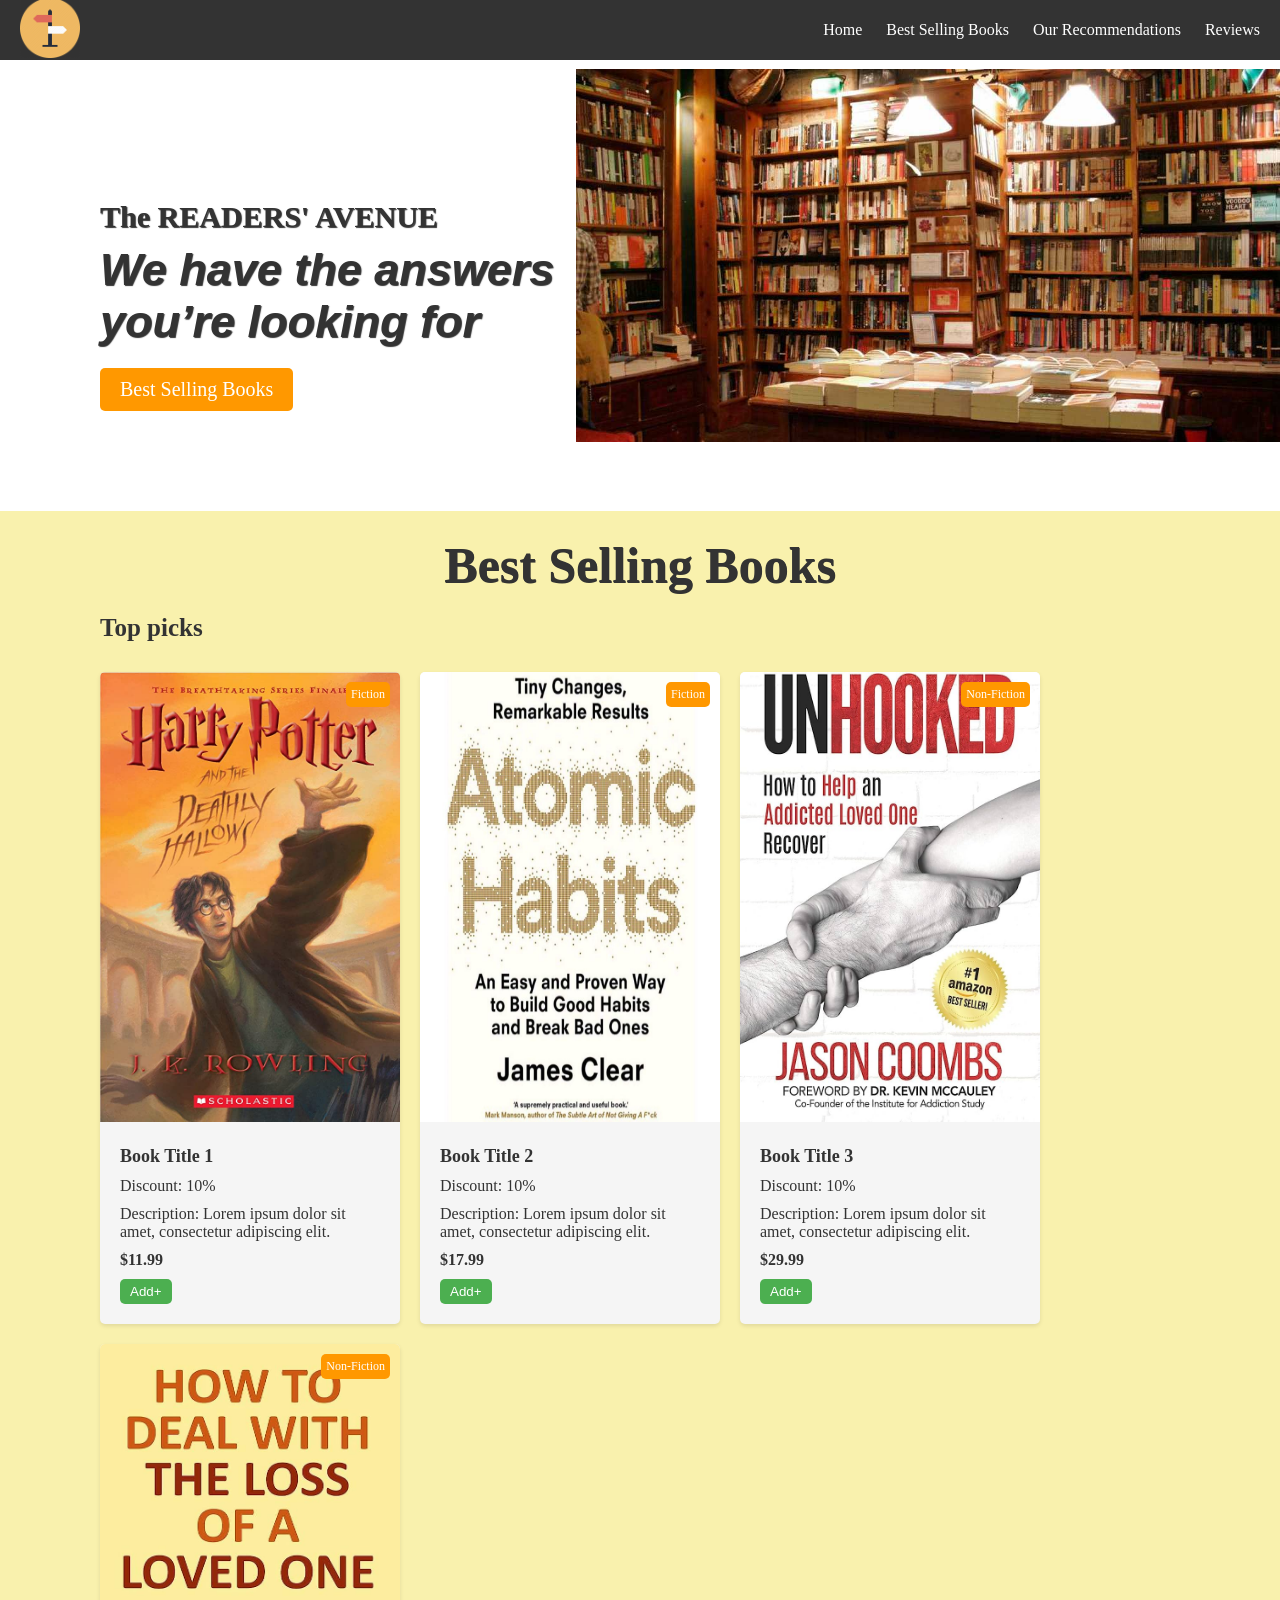
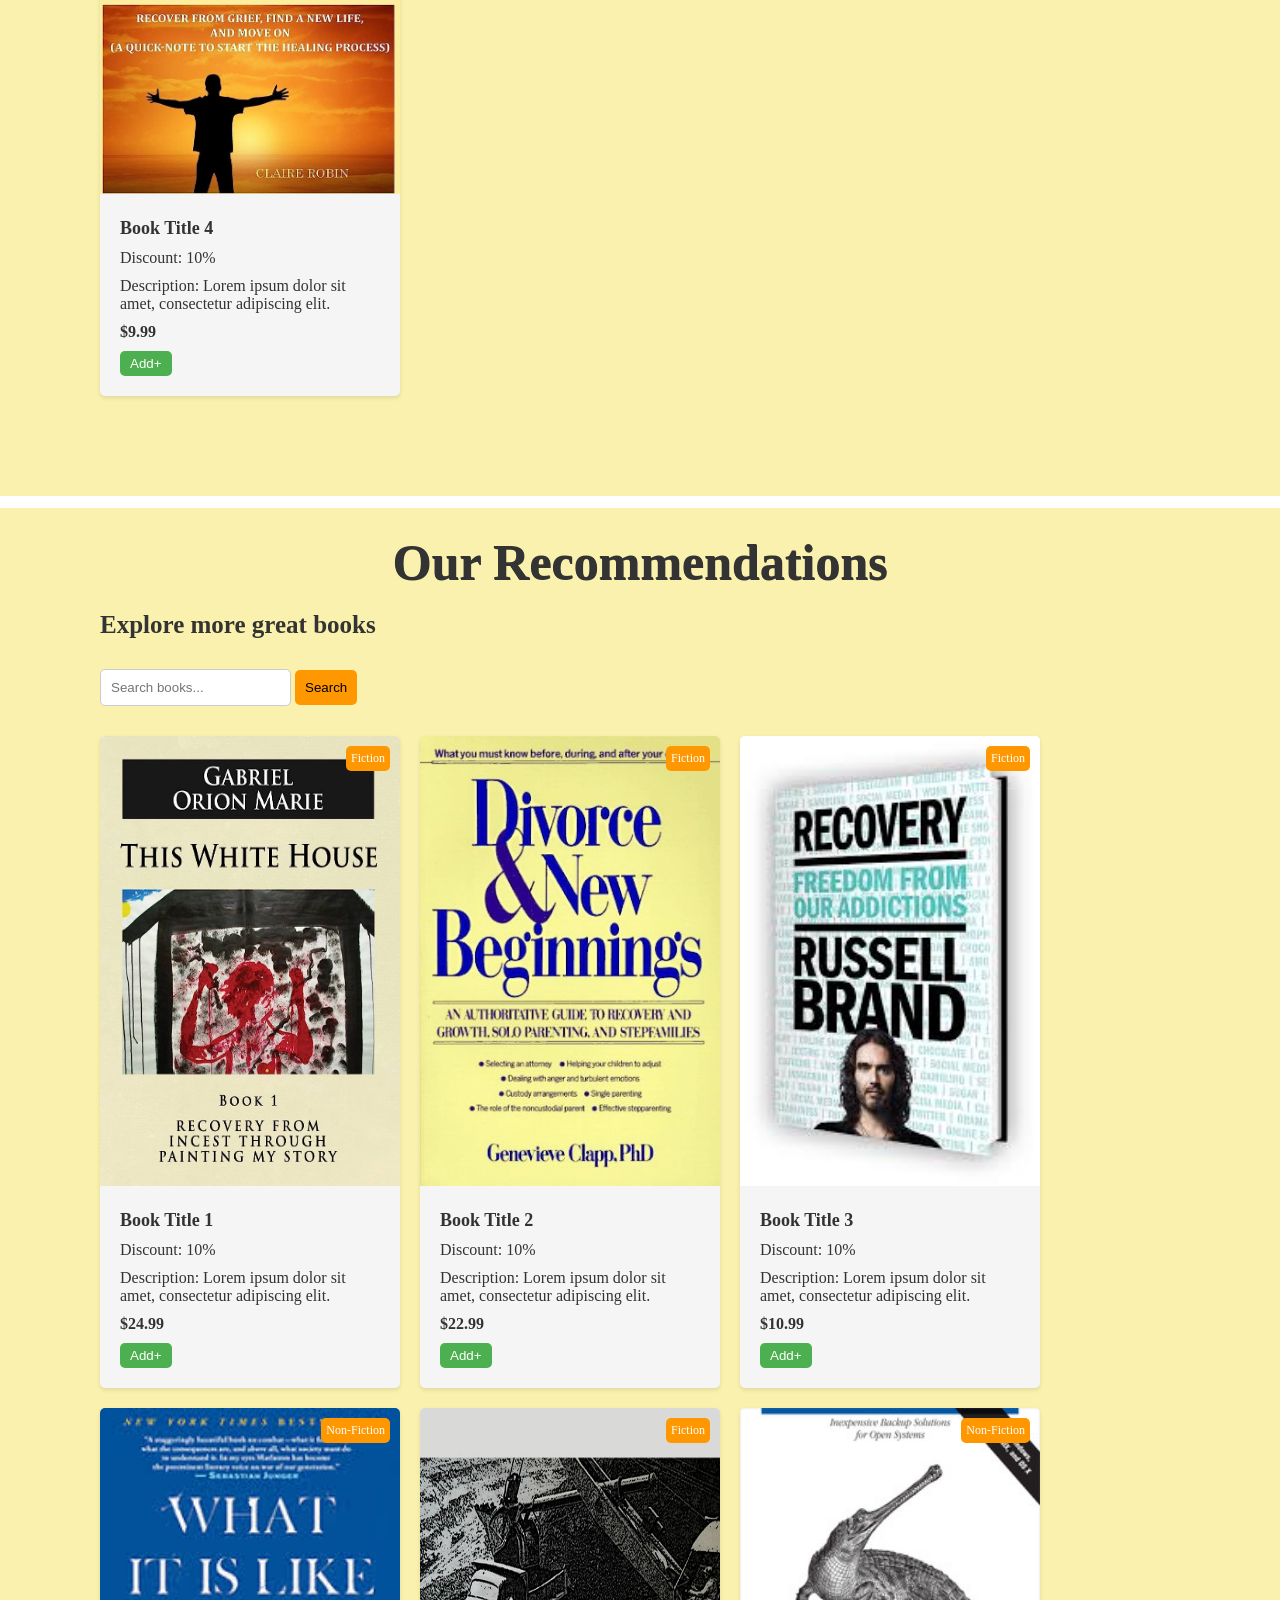
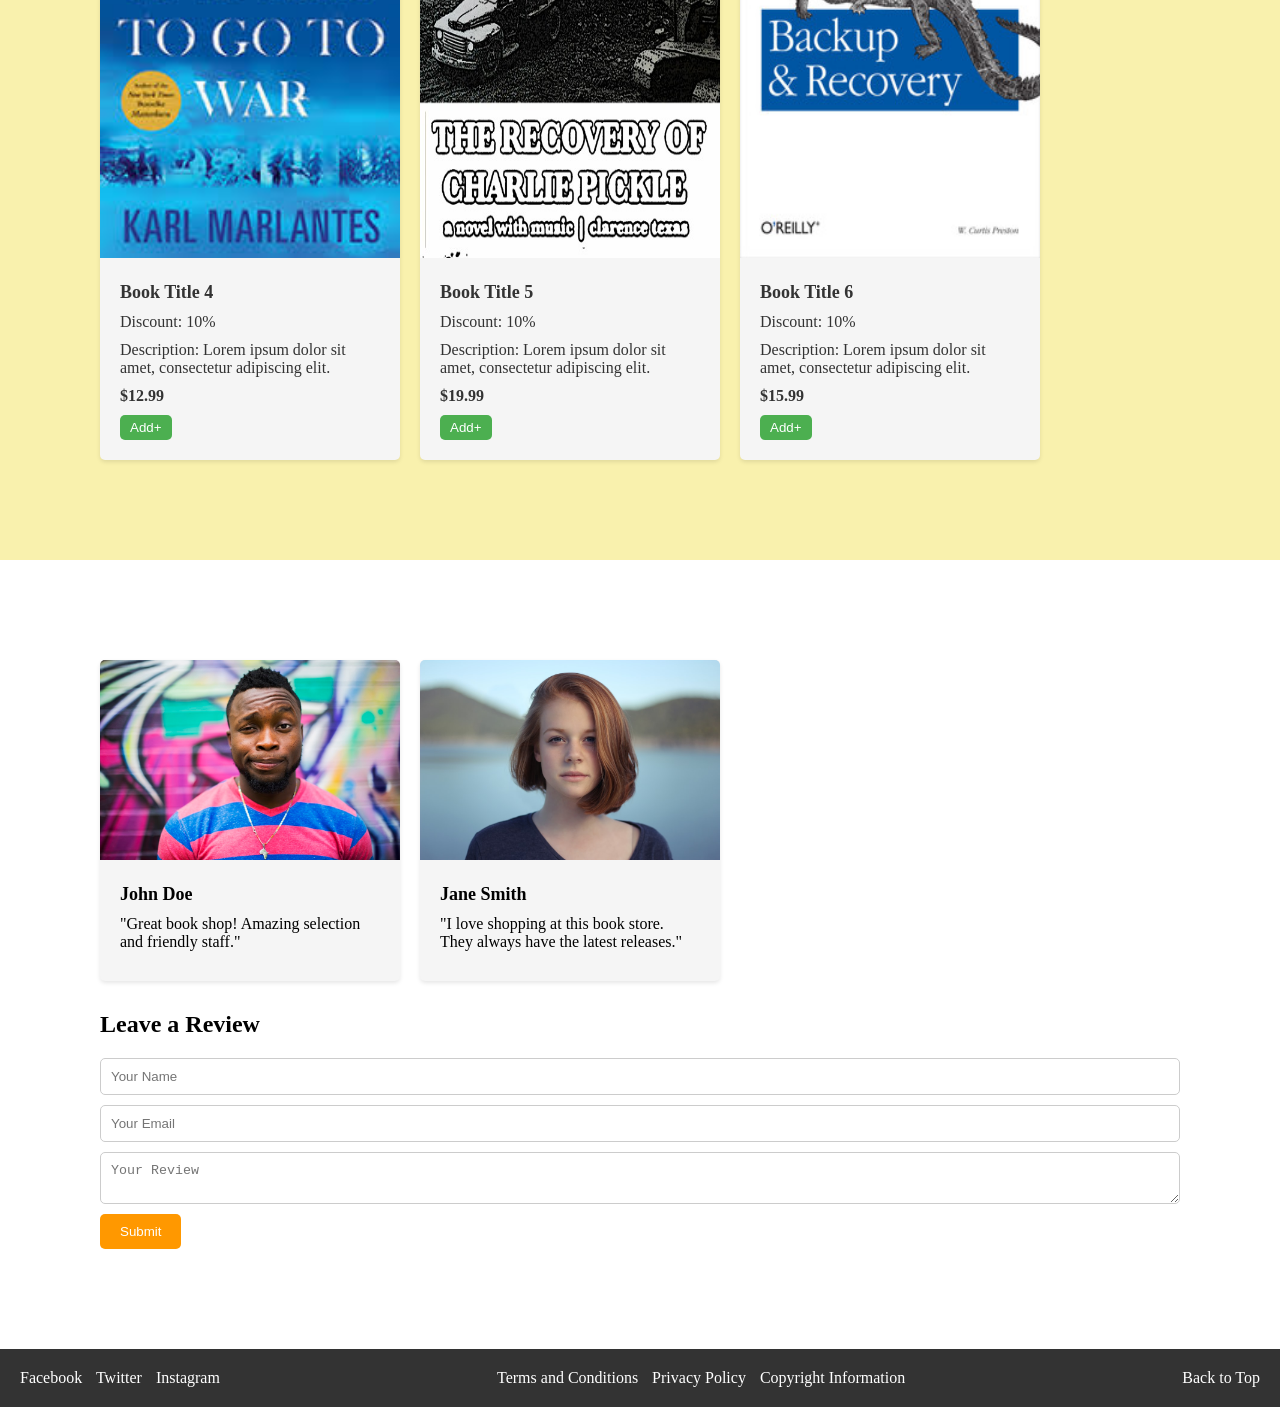
<file: index.html>
<!DOCTYPE html>
<html>
<head>
    <title>Book Store</title>
    <link rel="stylesheet" type="text/css" href="styles.css">
</head>
<body>
    <nav class="navbar">
        <div class="logo">
            <img src="logo.png" alt="Book Store Logo">
        </div>
        <ul class="nav-links">
            <li><a href="#intro-section">Home</a></li>
            <li><a href="#best-selling-books-section">Best Selling Books</a></li>
            <li><a href="#recommendations-section">Our Recommendations</a></li>
            <li><a href="#reviews-section">Reviews</a></li>
        </ul>
    </nav>

    <section id="intro-section" class="intro-section">
        <div class="intro-left">
        </div>
        <div class="intro-right">
            <h1>The READERS' AVENUE</h1>
            <h2>We have the answers<br> you’re looking for</h2>
            <a href="#best-selling-books-section" class="btn">Best Selling Books</a>
        </div>
    </section>

    <section id="best-selling-books-section" class="book-section">
        <h1>Best Selling Books</h1>
        <h2>Top picks</h2>
        <div class="book-cards">
            <div class="book-card">
                <div class="book-image">
                    <img src="book1.jpg" alt="Book 1">
                    <span class="book-category">Fiction</span>
                </div>
                <div class="book-details">
                    <h3>Book Title 1</h3>
                    <p>Discount: 10%</p>
                    <p>Description: Lorem ipsum dolor sit amet, consectetur adipiscing elit.</p>
                    <p class="book-price">$11.99</p>
                    <button class="add-btn">Add+</button>
                </div>
            </div>
            <div class="book-card">
                <div class="book-image">
                    <img src="book2.jpg" alt="Book 1">
                    <span class="book-category">Fiction</span>
                </div>
                <div class="book-details">
                    <h3>Book Title 2</h3>
                    <p>Discount: 10%</p>
                    <p>Description: Lorem ipsum dolor sit amet, consectetur adipiscing elit.</p>
                    <p class="book-price">$17.99</p>
                    <button class="add-btn">Add+</button>
                </div>
            </div>
            <div class="book-card">
                <div class="book-image">
                    <img src="book3.jpg" alt="Book 1">
                    <span class="book-category">Non-Fiction</span>
                </div>
                <div class="book-details">
                    <h3>Book Title 3</h3>
                    <p>Discount: 10%</p>
                    <p>Description: Lorem ipsum dolor sit amet, consectetur adipiscing elit.</p>
                    <p class="book-price">$29.99</p>
                    <button class="add-btn">Add+</button>
                </div>
            </div>
            <div class="book-card">
                <div class="book-image">
                    <img src="book4.jpg" alt="Book 1">
                    <span class="book-category">Non-Fiction</span>
                </div>
                <div class="book-details">
                    <h3>Book Title 4</h3>
                    <p>Discount: 10%</p>
                    <p>Description: Lorem ipsum dolor sit amet, consectetur adipiscing elit.</p>
                    <p class="book-price">$9.99</p>
                    <button class="add-btn">Add+</button>
                </div>
            </div>
        </div>
    </section>

    <hr class="styled-hr">

    <section id="recommendations-section" class="book-section">
        <h1>Our Recommendations</h1>
        <h2>Explore more great books</h2>
        <div class="search-bar">
            <input type="text" placeholder="Search books...">
            <button class="search-btn">Search</button>
        </div>
        <div class="book-cards">
            <div class="book-card">
                <div class="book-image">
                    <img src="book5.jpg" alt="Book 1">
                    <span class="book-category">Fiction</span>
                </div>
                <div class="book-details">
                    <h3>Book Title 1</h3>
                    <p>Discount: 10%</p>
                    <p>Description: Lorem ipsum dolor sit amet, consectetur adipiscing elit.</p>
                    <p class="book-price">$24.99</p>
                    <button class="add-btn">Add+</button>
                </div>
            </div>
            <div class="book-card">
                <div class="book-image">
                    <img src="book6.jpg" alt="Book 1">
                    <span class="book-category">Fiction</span>
                </div>
                <div class="book-details">
                    <h3>Book Title 2</h3>
                    <p>Discount: 10%</p>
                    <p>Description: Lorem ipsum dolor sit amet, consectetur adipiscing elit.</p>
                    <p class="book-price">$22.99</p>
                    <button class="add-btn">Add+</button>
                </div>
            </div>
            <div class="book-card">
                <div class="book-image">
                    <img src="book7.jpg" alt="Book 1">
                    <span class="book-category">Fiction</span>
                </div>
                <div class="book-details">
                    <h3>Book Title 3</h3>
                    <p>Discount: 10%</p>
                    <p>Description: Lorem ipsum dolor sit amet, consectetur adipiscing elit.</p>
                    <p class="book-price">$10.99</p>
                    <button class="add-btn">Add+</button>
                </div>
            </div>
            <div class="book-card">
                <div class="book-image">
                    <img src="book8.jpg" alt="Book 1">
                    <span class="book-category">Non-Fiction</span>
                </div>
                <div class="book-details">
                    <h3>Book Title 4</h3>
                    <p>Discount: 10%</p>
                    <p>Description: Lorem ipsum dolor sit amet, consectetur adipiscing elit.</p>
                    <p class="book-price">$12.99</p>
                    <button class="add-btn">Add+</button>
                </div>
            </div>
            <div class="book-card">
                <div class="book-image">
                    <img src="book9.jpg" alt="Book 1">
                    <span class="book-category">Fiction</span>
                </div>
                <div class="book-details">
                    <h3>Book Title 5</h3>
                    <p>Discount: 10%</p>
                    <p>Description: Lorem ipsum dolor sit amet, consectetur adipiscing elit.</p>
                    <p class="book-price">$19.99</p>
                    <button class="add-btn">Add+</button>
                </div>
            </div>
            <div class="book-card">
                <div class="book-image">
                    <img src="book10.jpg" alt="Book 1">
                    <span class="book-category">Non-Fiction</span>
                </div>
                <div class="book-details">
                    <h3>Book Title 6</h3>
                    <p>Discount: 10%</p>
                    <p>Description: Lorem ipsum dolor sit amet, consectetur adipiscing elit.</p>
                    <p class="book-price">$15.99</p>
                    <button class="add-btn">Add+</button>
                </div>
            </div>
        </div>
    </section>

    <section id="reviews-section" class="reviews-section">
        
        <div class="reviews">
            <div class="review-card">
                <img src="person1.jpg" alt="Person 1">
                <div class="review-details">
                    <h3>John Doe</h3>
                    <p>"Great book shop! Amazing selection and friendly staff."</p>
                </div>
            </div>
            <div class="review-card">
                <img src="person2.jpg" alt="Person 2">
                <div class="review-details">
                    <h3>Jane Smith</h3>
                    <p>"I love shopping at this book store. They always have the latest releases."</p>
                </div>
            </div>

        </div>

        <div class="review-form">
            <h2>Leave a Review</h2>
            <form>
                <input type="text" placeholder="Your Name" required>
                <input type="email" placeholder="Your Email" required>
                <textarea placeholder="Your Review" required></textarea>
                <button type="submit">Submit</button>
            </form>
        </div>
    </section>

    <footer class="footer">
        <div class="social-links">
            <a href="#" target="_blank">Facebook</a>
           <a href="#" target="_blank">Twitter</a>
            <a href="#" target="_blank">Instagram</a>
        </div>
        <div class="footer-links">
            <a href="#" target="_blank">Terms and Conditions</a>
            <a href="#" target="_blank">Privacy Policy</a>
            <a href="#" target="_blank">Copyright Information</a>
        </div>
        <div class="back-to-top">
            <a href="#intro-section">Back to Top</a>
        </div>
    </footer>
</body>
</html>
</file>
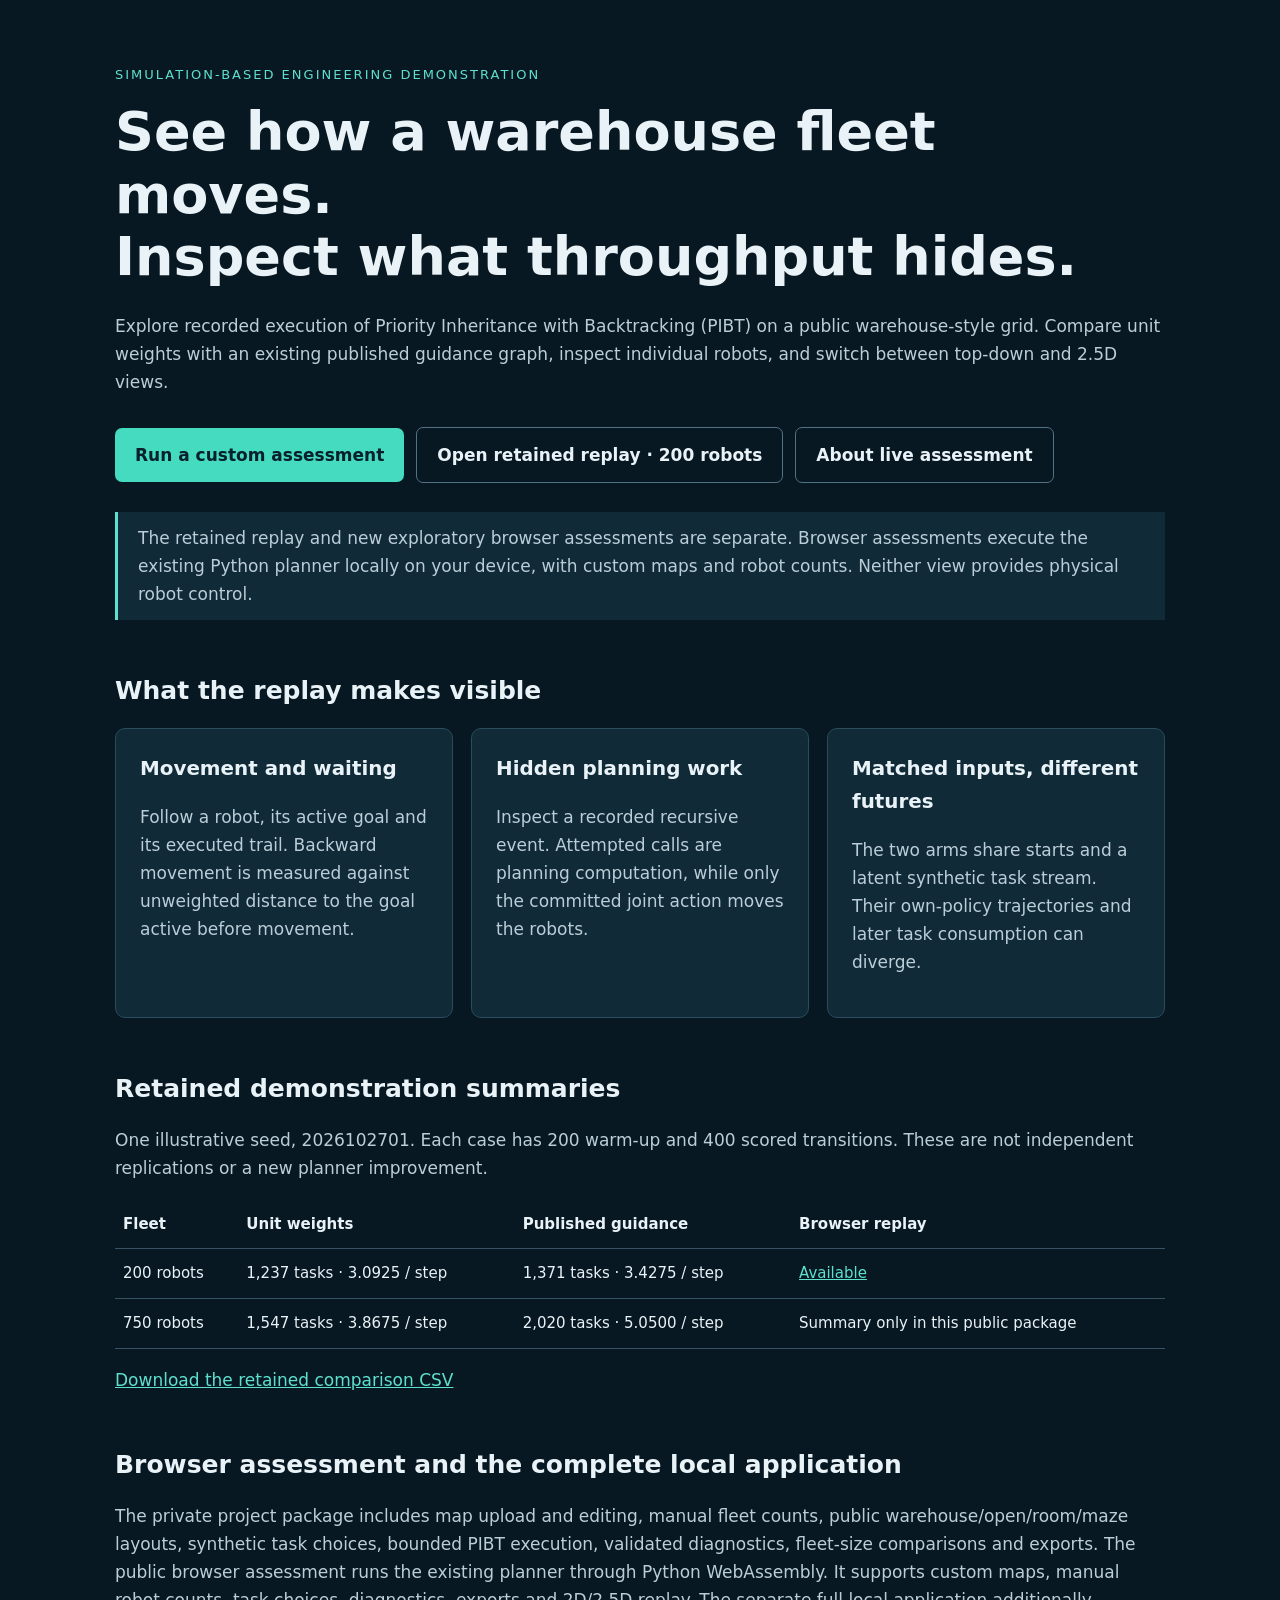
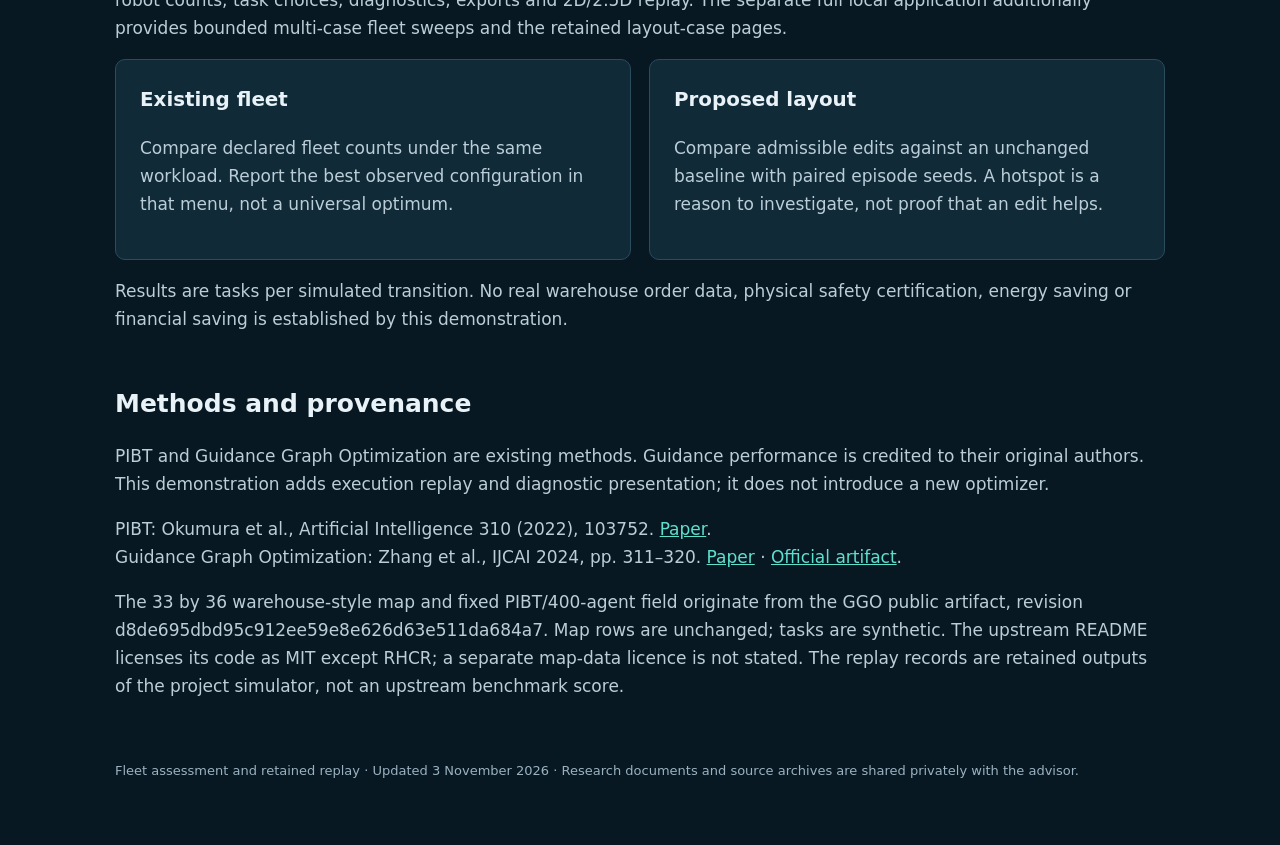
<file: mtp-demo/index.html>
<!doctype html><html lang="en"><meta charset="utf-8"><meta name="viewport" content="width=device-width,initial-scale=1"><title>Warehouse fleet diagnosis | Simulation demonstration</title><style>*{box-sizing:border-box}body{margin:0;background:#081822;color:#e8f2f7;font:17px/1.65 system-ui,sans-serif}main{max-width:1100px;margin:auto;padding:64px 25px}h1{font-size:clamp(32px,5vw,54px);line-height:1.15;margin:16px 0 24px}h2{font-size:25px;line-height:1.3}h3{margin:0 0 8px}p{color:#bbced8}a{color:#5ee0ce}.tag{font-size:13px;text-transform:uppercase;letter-spacing:2px;color:#5ee0ce}.button{display:inline-block;background:#45dbc1;color:#08202b;padding:13px 20px;border-radius:7px;font-weight:700;text-decoration:none;margin:14px 12px 12px 0}.secondary{background:transparent;border:1px solid #517384;color:#e8f2f7}.grid{display:grid;grid-template-columns:repeat(auto-fit,minmax(230px,1fr));gap:18px}.card{padding:24px;background:#102a38;border:1px solid #2a4c5c;border-radius:10px}section{margin-top:55px}.note{border-left:3px solid #5ee0ce;padding:12px 20px;background:#102a38}table{border-collapse:collapse;width:100%;font-size:15px}th,td{padding:12px 8px;text-align:left;border-bottom:1px solid #355362}code{overflow-wrap:anywhere}footer{margin-top:60px;font-size:13px;color:#9ab2c0}</style><main><div class="tag">Simulation-based engineering demonstration</div><h1>See how a warehouse fleet moves.<br>Inspect what throughput hides.</h1><p>Explore recorded execution of Priority Inheritance with Backtracking (PIBT) on a public warehouse-style grid. Compare unit weights with an existing published guidance graph, inspect individual robots, and switch between top-down and 2.5D views.</p><a class="button" href="assess/">Run a custom assessment</a><a class="button secondary" href="replay/viewer.html?example=kiva_low">Open retained replay · 200 robots</a><a class="button secondary" href="#local">About live assessment</a><p class="note">The retained replay and new exploratory browser assessments are separate. Browser assessments execute the existing Python planner locally on your device, with custom maps and robot counts. Neither view provides physical robot control.</p><section><h2>What the replay makes visible</h2><div class="grid"><article class="card"><h3>Movement and waiting</h3><p>Follow a robot, its active goal and its executed trail. Backward movement is measured against unweighted distance to the goal active before movement.</p></article><article class="card"><h3>Hidden planning work</h3><p>Inspect a recorded recursive event. Attempted calls are planning computation, while only the committed joint action moves the robots.</p></article><article class="card"><h3>Matched inputs, different futures</h3><p>The two arms share starts and a latent synthetic task stream. Their own-policy trajectories and later task consumption can diverge.</p></article></div></section><section><h2>Retained demonstration summaries</h2><p>One illustrative seed, 2026102701. Each case has 200 warm-up and 400 scored transitions. These are not independent replications or a new planner improvement.</p><table><tr><th>Fleet</th><th>Unit weights</th><th>Published guidance</th><th>Browser replay</th></tr><tr><td>200 robots</td><td>1,237 tasks · 3.0925 / step</td><td>1,371 tasks · 3.4275 / step</td><td><a href="replay/viewer.html?example=kiva_low">Available</a></td></tr><tr><td>750 robots</td><td>1,547 tasks · 3.8675 / step</td><td>2,020 tasks · 5.0500 / step</td><td>Summary only in this public package</td></tr></table><p><a href="paired_comparison.csv" download>Download the retained comparison CSV</a></p></section><section id="local"><h2>Browser assessment and the complete local application</h2><p>The private project package includes map upload and editing, manual fleet counts, public warehouse/open/room/maze layouts, synthetic task choices, bounded PIBT execution, validated diagnostics, fleet-size comparisons and exports. The public browser assessment runs the existing planner through Python WebAssembly. It supports custom maps, manual robot counts, task choices, diagnostics, exports and 2D/2.5D replay. The separate full local application additionally provides bounded multi-case fleet sweeps and the retained layout-case pages.</p><div class="grid"><article class="card"><h3>Existing fleet</h3><p>Compare declared fleet counts under the same workload. Report the best observed configuration in that menu, not a universal optimum.</p></article><article class="card"><h3>Proposed layout</h3><p>Compare admissible edits against an unchanged baseline with paired episode seeds. A hotspot is a reason to investigate, not proof that an edit helps.</p></article></div><p>Results are tasks per simulated transition. No real warehouse order data, physical safety certification, energy saving or financial saving is established by this demonstration.</p></section><section id="provenance"><h2>Methods and provenance</h2><p>PIBT and Guidance Graph Optimization are existing methods. Guidance performance is credited to their original authors. This demonstration adds execution replay and diagnostic presentation; it does not introduce a new optimizer.</p><p>PIBT: Okumura et al., Artificial Intelligence 310 (2022), 103752. <a href="https://doi.org/10.1016/j.artint.2022.103752">Paper</a>.<br>Guidance Graph Optimization: Zhang et al., IJCAI 2024, pp. 311–320. <a href="https://doi.org/10.24963/ijcai.2024/35">Paper</a> · <a href="https://github.com/lunjohnzhang/ggo_public">Official artifact</a>.</p><p>The 33 by 36 warehouse-style map and fixed PIBT/400-agent field originate from the GGO public artifact, revision d8de695dbd95c912ee59e8e626d63e511da684a7. Map rows are unchanged; tasks are synthetic. The upstream README licenses its code as MIT except RHCR; a separate map-data licence is not stated. The replay records are retained outputs of the project simulator, not an upstream benchmark score.</p></section><footer>Fleet assessment and retained replay · Updated 3 November 2026 · Research documents and source archives are shared privately with the advisor.</footer></main></html>
</file>
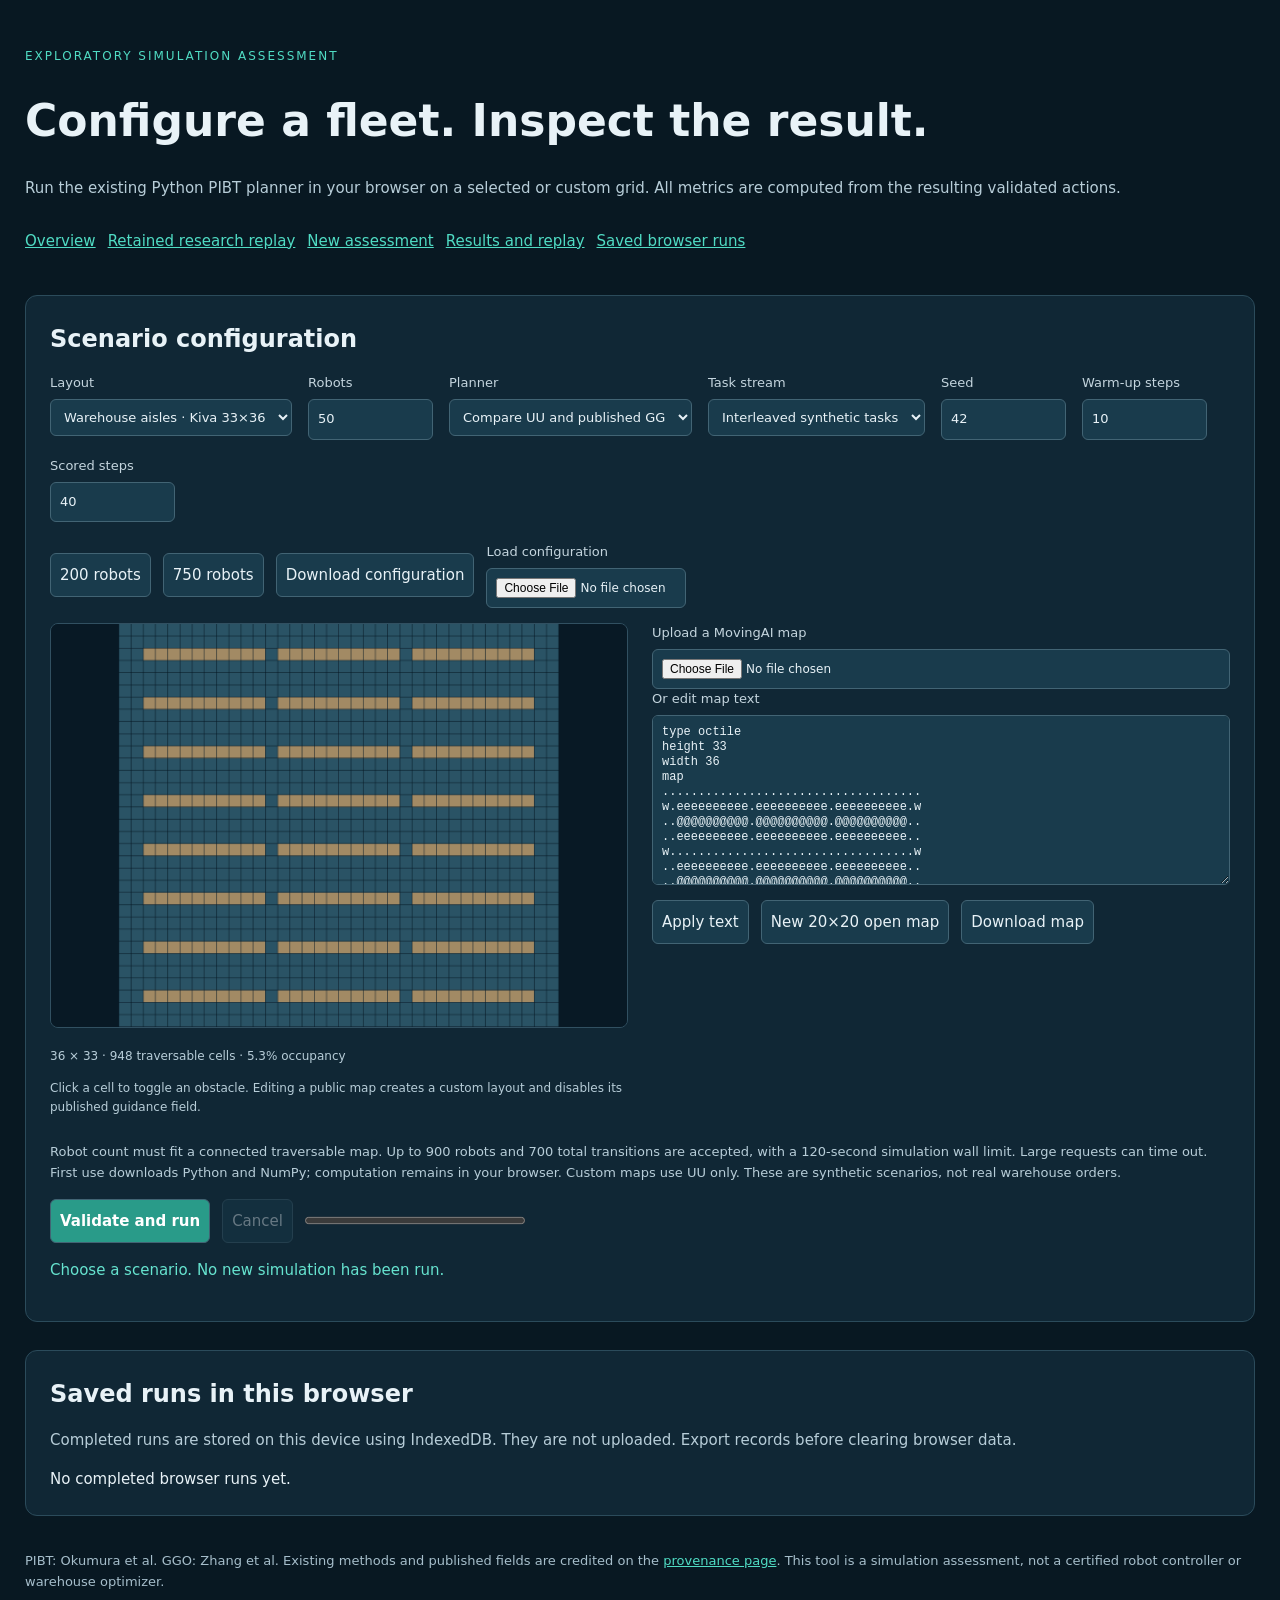
<file: mtp-demo/assess/index.html>
<!doctype html><html lang="en"><meta charset="utf-8"><meta name="viewport" content="width=device-width,initial-scale=1"><title>Warehouse fleet assessment</title><link rel="stylesheet" href="style.css"><main><header><p class="eyebrow">EXPLORATORY SIMULATION ASSESSMENT</p><h1>Configure a fleet. Inspect the result.</h1><p>Run the existing Python PIBT planner in your browser on a selected or custom grid. All metrics are computed from the resulting validated actions.</p><nav><a href="../index.html">Overview</a><a href="../replay/viewer.html?example=kiva_low">Retained research replay</a><a href="#configure">New assessment</a><a href="#results">Results and replay</a><a href="#history">Saved browser runs</a></nav></header><section id="configure"><h2>Scenario configuration</h2><div class="form"><label>Layout<select id="layout"><option value="warehouse">Warehouse aisles · Kiva 33×36</option><option value="open">Open space · 48×48</option><option value="rooms">Rooms · 64×64</option><option value="passages">Narrow passages · 32×32</option><option value="custom">Custom map</option></select></label><label>Robots<input id="robots" type="number" min="1" max="900" value="50"></label><label>Planner<select id="planner"><option value="compare">Compare UU and published GG</option><option value="UU">UU · unit weights</option><option value="GG">GG · published guidance</option></select></label><label>Task stream<select id="tasks"><option value="competition_rr">Interleaved synthetic tasks</option><option value="uniform">Uniform random goals</option><option value="endpoint">Annotated endpoints</option></select></label><label>Seed<input id="seed" type="number" min="0" max="4294967295" value="42"></label><label>Warm-up steps<input id="warm" type="number" min="0" value="10"></label><label>Scored steps<input id="steps" type="number" min="1" value="40"></label></div><div class="row"><button id="low">200 robots</button><button id="high">750 robots</button><button id="saveConfig">Download configuration</button><label class="file">Load configuration<input id="configUpload" type="file" accept=".json"></label></div><div class="mapedit"><div><canvas id="editor" width="600" height="420"></canvas><p id="mapInfo"></p><p>Click a cell to toggle an obstacle. Editing a public map creates a custom layout and disables its published guidance field.</p></div><div><label>Upload a MovingAI map<input id="upload" type="file" accept=".map,.txt"></label><label>Or edit map text<textarea id="mapText" rows="10" spellcheck="false"></textarea></label><div class="row"><button id="applyMap">Apply text</button><button id="blank">New 20×20 open map</button><button id="mapExport">Download map</button></div></div></div><p class="note">Robot count must fit a connected traversable map. Up to 900 robots and 700 total transitions are accepted, with a 120-second simulation wall limit. Large requests can time out. First use downloads Python and NumPy; computation remains in your browser. Custom maps use UU only. These are synthetic scenarios, not real warehouse orders.</p><div class="row"><button class="primary" id="run">Validate and run</button><button id="cancel" disabled>Cancel</button><progress id="progress" value="0" max="1"></progress></div><p id="status" role="status">Choose a scenario. No new simulation has been run.</p></section><section id="results" hidden><h2>Results from the last completed assessment</h2><p id="scope"></p><div id="metrics"></div><div id="findings"></div><div class="row"><button id="jsonExport">Download full result JSON</button><button id="csvExport">Download metrics CSV</button><button id="htmlExport">Download report HTML</button></div><h2>Replay the computed execution</h2><div class="row"><button id="play">Play</button><button id="prev">Previous step</button><button id="next">Next step</button><input id="timeline" type="range" min="0" max="1" value="0"><b id="clock"></b><label>View<select id="view"><option value="2d">Top down</option><option value="iso">2.5D</option></select></label><label>Overlay<select id="overlay"><option value="none">None</option><option value="wait">Waiting</option><option value="back">Backward moves</option><option value="context">Root and inherited</option><option value="delay">Accumulated physical delay</option></select></label><button id="rotate">Rotate</button><button id="zoomIn">Zoom in</button><button id="zoomOut">Zoom out</button><button id="reset">Fit</button></div><p>Blue: UU. Teal: GG. Orange: backward. Red: wait. Context overlay: green roots, purple inherited calls. Select a robot to show its current goal and trail. Camera changes do not alter the run.</p><div id="replays" class="replays"></div><h3>Recorded recursive event</h3><div id="event"></div></section><section id="history"><h2>Saved runs in this browser</h2><p>Completed runs are stored on this device using IndexedDB. They are not uploaded. Export records before clearing browser data.</p><div id="runList"></div></section><footer>PIBT: Okumura et al. GGO: Zhang et al. Existing methods and published fields are credited on the <a href="../index.html#provenance">provenance page</a>. This tool is a simulation assessment, not a certified robot controller or warehouse optimizer.</footer></main><script src="isometric.js"></script><script src="app.js"></script></html>
</file>
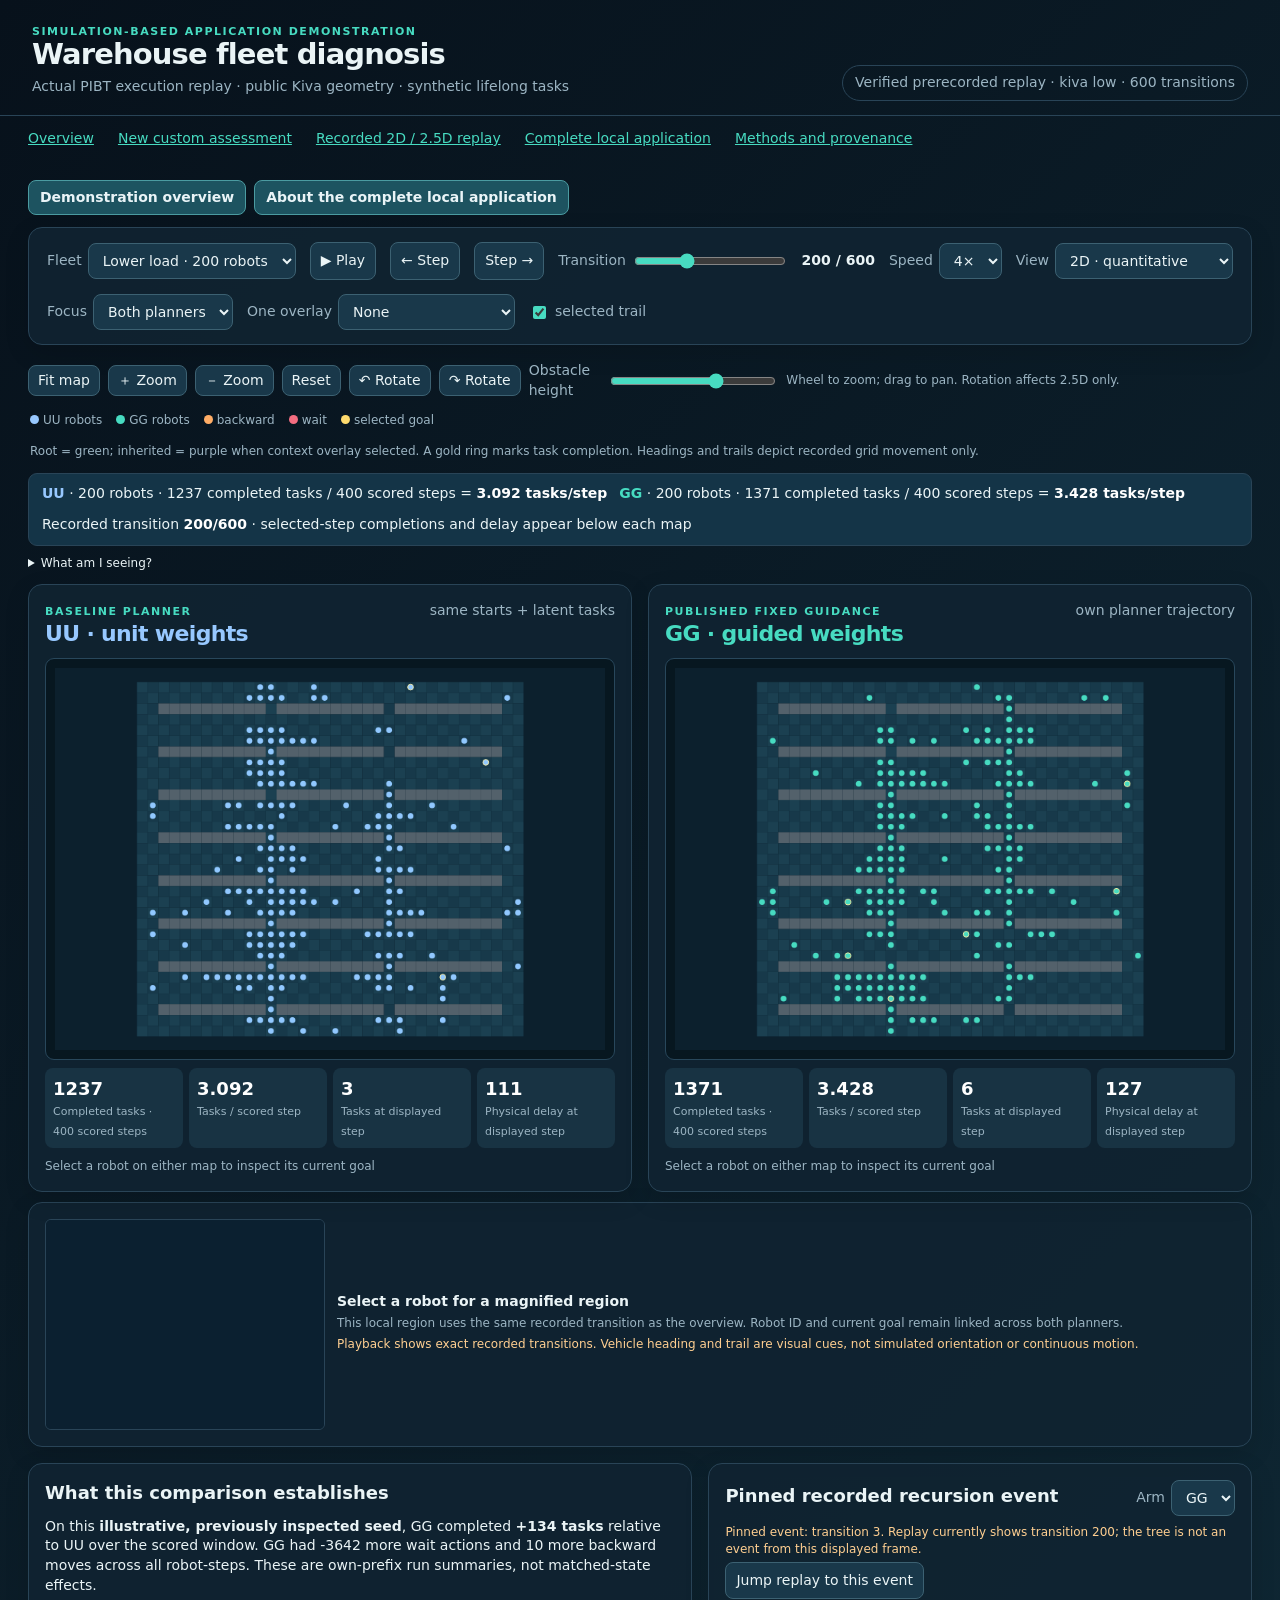
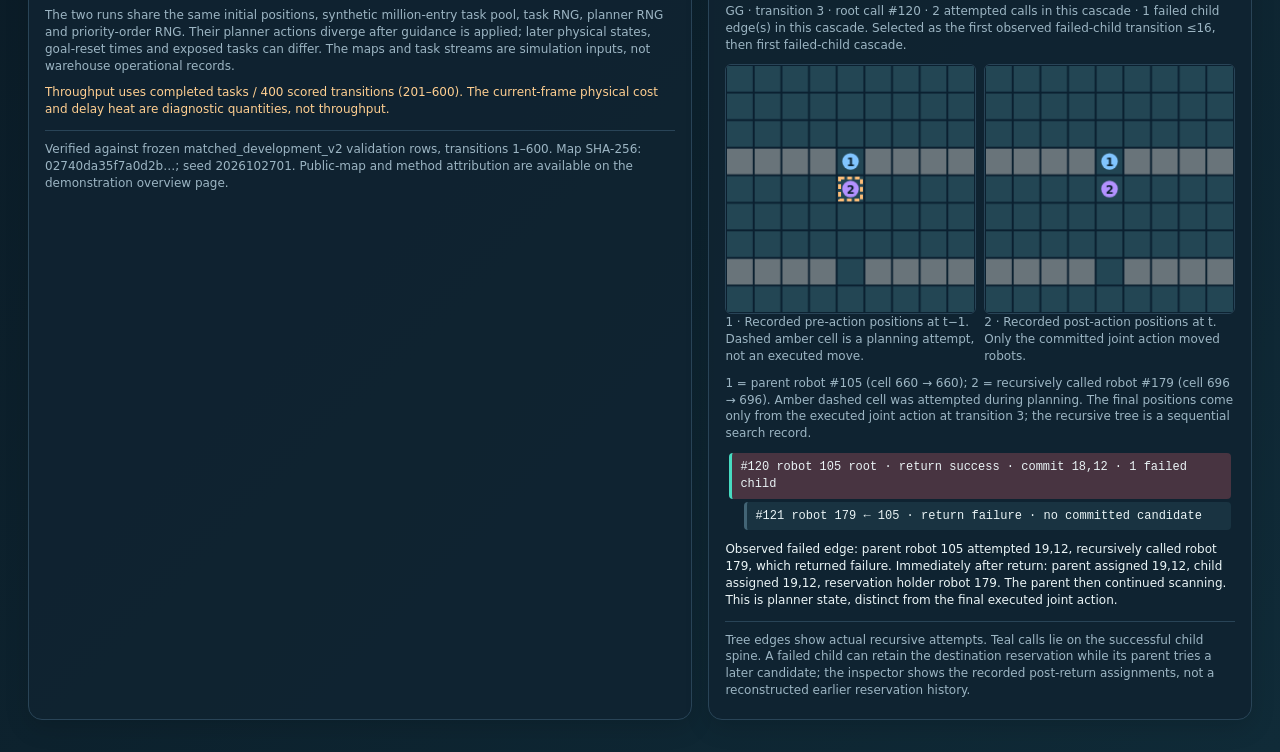
<file: mtp-demo/replay/viewer.html>
<!doctype html>
<html lang="en">
<head>
  <meta charset="utf-8">
  <meta name="viewport" content="width=device-width, initial-scale=1">
  <title>Warehouse fleet diagnosis | PIBT replay</title>
  <style>
    :root { --bg:#09131d; --card:#122331; --line:#294457; --text:#eaf4f6; --muted:#9cb5c3; --teal:#47dbc1; --orange:#ffad66; --red:#f46d80; }
    * { box-sizing:border-box; }
    body { margin:0; background:linear-gradient(135deg,#07111b,#102b38); color:var(--text); font:14px/1.4 Inter,system-ui,sans-serif; }
    header { padding:24px 32px 14px; display:flex; gap:24px; align-items:flex-end; justify-content:space-between; border-bottom:1px solid var(--line); }
    h1 { font-size:29px; line-height:1.1; letter-spacing:-.03em; margin:0 0 6px; }
    h2 { margin:0 0 12px; font-size:18px; }
    h3 { margin:8px 0; font-size:14px; }
    p { margin:4px 0; }
    .eyebrow { text-transform:uppercase; letter-spacing:.14em; font-size:11px; color:var(--teal); font-weight:800; }
    .muted { color:var(--muted); }
    .badge { border:1px solid var(--line); border-radius:999px; padding:7px 12px; color:var(--muted); white-space:nowrap; }
    main { max-width:1680px; padding:20px 28px 32px; margin:auto; }
    .controls, .card { background:#102331ec; border:1px solid var(--line); border-radius:14px; box-shadow:0 8px 24px #0002; }
    .controls { padding:14px 18px; display:flex; align-items:center; flex-wrap:wrap; gap:14px; margin-bottom:16px; }
    button, select, input { accent-color:var(--teal); }
    button, select { background:#19384a; border:1px solid #3c6172; color:var(--text); border-radius:8px; padding:8px 10px; font:inherit; cursor:pointer; }
    button:hover, select:hover { border-color:var(--teal); }
    .time { flex:1; min-width:210px; }
    input[type=range] { width:100%; cursor:pointer; }
    label { color:var(--muted); display:flex; align-items:center; gap:6px; }
    [hidden] { display:none!important; }
    label strong { color:var(--text); }
    .legend { display:flex; flex-wrap:wrap; gap:14px; color:var(--muted); padding:0 2px 13px; font-size:12px; }
    .dot { width:9px; height:9px; display:inline-block; border-radius:50%; margin-right:4px; }
    .grid { display:grid; grid-template-columns:repeat(2,minmax(0,1fr)); gap:16px; }
    .card { padding:16px; min-width:0; }
    .card-head { display:flex; justify-content:space-between; align-items:baseline; gap:10px; }
    .arm { font-size:22px; font-weight:800; letter-spacing:-.03em; }
    .arm.uu { color:#97c8ff; } .arm.gg { color:var(--teal); }
    .map-wrap { display:flex; justify-content:center; background:#071720; border:1px solid #28475b; border-radius:9px; padding:9px; margin:8px 0; }
    canvas { display:block; max-width:100%; height:auto; cursor:crosshair; image-rendering:crisp-edges; }
    .metrics { display:grid; grid-template-columns:repeat(4,1fr); gap:6px; }
    .metric { background:#183343; border-radius:8px; padding:8px; min-width:0; }
    .metric b { display:block; font-size:18px; color:#fff; }
    .metric span { color:var(--muted); font-size:11px; }
    .sub { margin-top:10px; font-size:12px; color:var(--muted); }
    .under { display:grid; grid-template-columns:1.1fr .9fr; gap:16px; margin-top:16px; }
    .tree { max-height:360px; overflow:auto; padding:4px; }
    .call { margin:3px 0; padding:6px 8px; border-left:3px solid #426475; background:#193341; border-radius:4px; font-family:ui-monospace,SFMono-Regular,monospace; font-size:12px; }
    .call.spine { border-left-color:var(--teal); }
    .call.failed { background:#483441; }
    .small { font-size:12px; }
    .evidence { margin-top:12px; border-top:1px solid var(--line); padding-top:10px; color:var(--muted); font-size:12px; }
    .warn { color:#ffcf91; }
    .camera { display:flex; flex-wrap:wrap; align-items:center; gap:8px; margin-bottom:12px; }
    .camera button { padding:5px 9px; }
    .actionLink { display:inline-block;padding:7px 11px;background:#1d5360;border:1px solid #4b9ba1;border-radius:8px;color:#e9f4f7;text-decoration:none;font-weight:700; }
    .actionLink:hover { background:#286977; }
    .overview { display:flex; gap:12px; flex-wrap:wrap; padding:10px 13px; margin-bottom:12px; background:#143447; border:1px solid var(--line); border-radius:9px; }
    .overview b { color:#fff; }
    .detail { display:flex; align-items:center; gap:12px; margin:10px 0; }
    .detail canvas { width:280px; max-width:45%; border:1px solid var(--line); border-radius:6px; }
    .event-maps { display:flex; gap:8px; flex-wrap:wrap; margin:10px 0; }
    .event-maps figure { margin:0; flex:1 1 180px; }
    .event-maps canvas { width:100%; border:1px solid var(--line); border-radius:6px; }
    .event-maps figcaption { color:var(--muted); font-size:12px; }
    @media(max-width:1100px) { .grid,.under { grid-template-columns:1fr; } header { display:block; } .metrics{grid-template-columns:repeat(2,1fr);} }
  </style>
</head>
<body>
<header>
  <div><div class="eyebrow">Simulation-based application demonstration</div><h1>Warehouse fleet diagnosis</h1>
    <p class="muted" id="subtitle">Actual PIBT execution replay · public Kiva geometry · synthetic lifelong tasks</p></div>
  <div class="badge" id="status">Loading verified traces…</div>
</header>
<div id="appNav"></div>
<div id="replayChooser" class="card" style="max-width:1100px;margin:18px auto;padding:20px" hidden><h2>Select a replay</h2><p id="chooserMessage">Choose a completed local assessment or a prerecorded example. No run is selected automatically.</p><div id="chooserRuns"></div><div style="margin-top:15px"><a href="viewer.html?example=kiva_low">Prerecorded Kiva · 200 robots</a> · <a href="../index.html#local">New assessment</a></div></div>
<main id="replayMain">
  <div class="camera" id="replayActions"><a class="actionLink" id="resultLink" href="../index.html#local">Back to this run's results</a><a class="actionLink" id="editLink" href="../index.html#local">Edit configuration and run again</a><a class="actionLink" id="returnLocal" hidden>Return to local run</a></div>
  <div class="controls">
    <label id="loadLabel">Fleet <select id="load"><option value="kiva_low">Lower load · 200 robots</option></select></label>
    <button id="play">▶ Play</button>
    <button id="stepBack" title="Previous recorded transition">← Step</button><button id="stepForward" title="Next recorded transition">Step →</button>
    <label class="time">Transition <input id="scrub" type="range" min="0" max="600" value="200"></label>
    <strong id="clock">200 / 600</strong>
    <label>Speed <select id="speed"><option value="1">1×</option><option value="2">2×</option><option value="4" selected>4×</option><option value="8">8×</option></select></label>
    <label>View <select id="viewMode"><option value="2d">2D · quantitative</option><option value="iso">2.5D · presentation</option></select></label>
    <label>Focus <select id="focus"><option value="both">Both planners</option><option value="UU">UU only</option><option value="GG">GG only</option></select></label>
    <label>One overlay <select id="overlay"><option value="none">None</option><option value="wait">Waiting</option><option value="back">Backward moves</option><option value="context">Root / inherited</option><option value="delay">Accumulated delay</option></select></label>
    <label><input id="trail" type="checkbox" checked> selected trail</label>
  </div>
  <div class="camera"><button id="fit">Fit map</button><button id="zoomIn">＋ Zoom</button><button id="zoomOut">－ Zoom</button><button id="resetCamera">Reset</button><button id="rotateLeft">↶ Rotate</button><button id="rotateRight">↷ Rotate</button><label>Obstacle height <input id="obstacleHeight" type="range" min="0" max="100" value="65"></label><span class="small muted">Wheel to zoom; drag to pan. Rotation affects 2.5D only.</span></div>
  <div class="legend"><span id="legendUU"><i class="dot" style="background:#97c8ff"></i>UU robots</span><span id="legendGG"><i class="dot" style="background:#47dbc1"></i>GG robots</span><span><i class="dot" style="background:#ffad66"></i>backward</span><span><i class="dot" style="background:#f46d80"></i>wait</span><span><i class="dot" style="background:#ffdb6e"></i>selected goal</span><span id="legendContext">Root = green; inherited = purple when context overlay selected. A gold ring marks task completion. Headings and trails depict recorded grid movement only.</span></div>
  <div class="overview" id="topMetrics" aria-label="Run summary">Loading recorded run…</div>
  <details class="small" style="margin:-3px 0 12px"><summary>What am I seeing?</summary><p>Each coloured vehicle is one simulated robot. A gold square/diamond marks the selected robot's current goal; a gold ring marks a recorded task completion. A wait means the robot stayed in its cell for one discrete transition. A backward move increases unweighted distance to its goal active before movement. Displayed-step fleet physical delay sums one unit per wait and two per backward move over all robots; it is not throughput. The goal displayed at a completion step may already be the newly assigned goal. The 2.5D heading and short trail are derived from grid positions, not physical orientation or a safety model.</p></details>
  <div class="grid">
    <section class="card" id="cardUU"><div class="card-head"><div><div class="eyebrow">Baseline planner</div><div class="arm uu">UU · unit weights</div></div><span class="muted" id="uuContext">same starts + latent tasks</span></div><div class="map-wrap"><canvas id="mapUU" width="720" height="500"></canvas></div><div class="metrics" id="metricsUU"></div><div class="sub" id="robotUU"></div></section>
    <section class="card" id="cardGG"><div class="card-head"><div><div class="eyebrow">Published fixed guidance</div><div class="arm gg">GG · guided weights</div></div><span class="muted">own planner trajectory</span></div><div class="map-wrap"><canvas id="mapGG" width="720" height="500"></canvas></div><div class="metrics" id="metricsGG"></div><div class="sub" id="robotGG"></div></section>
  </div>
  <div class="card detail"><canvas id="detailMap" width="360" height="270" aria-label="Selected robot magnified region"></canvas><div><b id="detailTitle">Select a robot for a magnified region</b><p class="small muted">This local region uses the same recorded transition as the overview. Robot ID and current goal remain linked across both planners.</p><p id="playbackNote" class="small warn">Playback shows exact recorded transitions. Vehicle heading and trail are visual cues, not simulated orientation or continuous motion.</p></div></div>
  <div class="under">
    <section class="card"><h2>What this comparison establishes</h2>
      <p id="comparison"></p>
      <p class="small muted" id="protocol" style="margin-top:12px">The two runs share the same initial positions, synthetic million-entry task pool, task RNG, planner RNG and priority-order RNG. Their planner actions diverge after guidance is applied; later physical states, goal-reset times and exposed tasks can differ. The maps and task streams are simulation inputs, not warehouse operational records.</p>
      <p class="small warn" id="metricNote" style="margin-top:10px">Throughput uses completed tasks / 400 scored transitions (201–600). The current-frame physical cost and delay heat are diagnostic quantities, not throughput.</p>
      <div class="evidence" id="source"></div>
    </section>
    <section class="card"><div class="card-head"><h2>Pinned recorded recursion event</h2><label>Arm <select id="eventArm"><option>UU</option><option selected>GG</option></select></label></div>
      <p class="small warn" id="eventTime"></p><button id="jumpEvent" type="button">Jump replay to this event</button>
      <p class="small muted" id="eventIntro"></p>
      <div class="event-maps"><figure><canvas id="eventPre" width="260" height="260"></canvas><figcaption>1 · Recorded pre-action positions at t−1. Dashed amber cell is a planning attempt, not an executed move.</figcaption></figure><figure><canvas id="eventPost" width="260" height="260"></canvas><figcaption>2 · Recorded post-action positions at t. Only the committed joint action moved robots.</figcaption></figure></div>
      <p class="small muted" id="eventMapNote">3 · The tree records sequential candidate attempts and returns; its branches are not simultaneous robot movements.</p>
      <div class="tree" id="tree"></div>
      <p class="small" id="eventDetail"></p>
      <p class="evidence">Tree edges show actual recursive attempts. Teal calls lie on the successful child spine. A failed child can retain the destination reservation while its parent tries a later candidate; the inspector shows the recorded post-return assignments, not a reconstructed earlier reservation history.</p>
    </section>
  </div>
</main>
<script src="../app_nav.js?v=3"></script><script src="isometric.js"></script><script>
const $=id=>document.getElementById(id);
const C={UU:'#97c8ff',GG:'#47dbc1'};
// Keep an elementary 2D replay available if the optional presentation renderer fails to load.
if(!window.ReplayGeometry){
  const cell=(cv,s)=>Math.min((cv.width-24)/s.width,(cv.height-24)/s.height);
  window.ReplayGeometry={
    renderIso(){throw Error('2.5D script did not load');},
    render2D(cv,s){const g=cv.getContext('2d'),z=cell(cv,s),ox=(cv.width-s.width*z)/2,oy=(cv.height-s.height*z)/2;g.fillStyle='#0b2030';g.fillRect(0,0,cv.width,cv.height);for(let y=0;y<s.height;y++)for(let x=0;x<s.width;x++){g.fillStyle='.Gew'.includes(s.layout[y][x])?'#264d5e':'#68747a';g.fillRect(ox+x*z,oy+y*z,z-.5,z-.5);}for(let i=0;i<s.frame.p.length;i++){const q=s.frame.p[i];g.fillStyle=i===s.selected?'#ffe184':C[s.arm];g.beginPath();g.arc(ox+(q%s.width+.5)*z,oy+(Math.floor(q/s.width)+.5)*z,Math.max(2,z*.26),0,Math.PI*2);g.fill();}},
    pick2d(cv,s,cam,px,py){const z=cell(cv,s),x=Math.floor((px-(cv.width-s.width*z)/2)/z),y=Math.floor((py-(cv.height-s.height*z)/2)/z);return x>=0&&y>=0&&x<s.width&&y<s.height?[x,y]:null;},
    renderCloseup(cv){const g=cv.getContext('2d');g.fillStyle='#0b2030';g.fillRect(0,0,cv.width,cv.height);g.fillStyle='#eaf4f6';g.fillText('2D close-up unavailable; see recorded tree.',12,25);}
  };
}
let data={}, t=200, playing=false, selected=null, timer=null, firstLoad=true, activeArms=['UU','GG'], totalSteps=600, runResult=null;
async function loadCase(cond,arm){
  const response=await fetch(runId?`/api/runs/${runId}/trace/${arm}`:`data/${cond}_${arm}.json.gz`);
  if(!response.ok) throw new Error(`trace ${cond}/${arm}: HTTP ${response.status}`);
  const stream=response.body.pipeThrough(new DecompressionStream('gzip'));
  return JSON.parse(await new Response(stream).text());
}
function xy(cell,w){return [cell%w,Math.floor(cell/w)];}
function metric(label,value){return `<div class="metric"><b>${value}</b><span>${label}</span></div>`;}
const camera={zoom:1,panX:0,panY:0,rotation:0,height:.65,overlay:'none',trail:true};
function prepareTrace(d){const n=d.frames[0].p.length,w=d.width,heads=new Uint8Array(n);for(let j=0;j<d.frames.length;j++){const f=d.frames[j],prior=d.frames[j-1];if(prior)for(let i=0;i<n;i++){const q=f.p[i],p=prior.p[i],dx=q%w-p%w,dy=Math.floor(q/w)-Math.floor(p/w);if(dx===1)heads[i]=0;else if(dy===1)heads[i]=1;else if(dx===-1)heads[i]=2;else if(dy===-1)heads[i]=3;}f.heads=Uint8Array.from(heads);}return d;}
function frameState(arm,step=t){const d=data[arm];return {arm,t:step,trace:d,frame:d.frames[step],previous:d.frames[Math.max(0,step-1)],width:d.width,height:d.height,layout:d.layout,selected,warehouse:runId?runResult.config.layout_id==='warehouse':true};}
function draw(arm){const state=frameState(arm),cv=$('map'+arm);if($('viewMode').value==='iso'){try{ReplayGeometry.renderIso(cv,state,camera);}catch(error){$('viewMode').value='2d';ReplayGeometry.render2D(cv,state,camera);$('status').textContent=`2.5D renderer unavailable; showing the same recorded state in 2D (${error.message}).`;}}else ReplayGeometry.render2D(cv,state,camera);
  const s=state.trace.summary,f=state.frame,completedAt=t?f.completed:0;
  $('metrics'+arm).innerHTML=metric(`Completed tasks · ${s.scored_transitions||400} scored steps`,s.scored_completed_tasks)+metric('Tasks / scored step',s.throughput.toFixed(3))+metric('Tasks at displayed step',completedAt)+metric('Physical delay at displayed step',t?f.cost:0);
  const inherited=new Set(f.h||[]);$('robot'+arm).textContent=selected===null?'Select a robot on either map to inspect its current goal':`Robot #${selected}: cell ${f.p[selected]}, current goal cell ${f.g[selected]}; ${t?(f.m[selected]===1?'wait':f.m[selected]===2?'backward':'forward move'):'initial state'}; ${t?(inherited.has(selected)?'inherited planning call':'root planning call'):'—'}. Heading is inferred from recorded moves and persists while waiting.`;
}
function drawDetail(){const arm=$('focus').value!=='both'&&data[$('focus').value]?$('focus').value:($('eventArm').value in data?$('eventArm').value:activeArms[0]);const d=data[arm];if(!d)return;const cv=$('detailMap'),ctx=cv.getContext('2d');if(selected===null){ctx.fillStyle='#0b2030';ctx.fillRect(0,0,cv.width,cv.height);$('detailTitle').textContent='Select a robot for a magnified region';return;}const state=frameState(arm),p=state.frame.p[selected],x=p%d.width,y=Math.floor(p/d.width);ReplayGeometry.renderCloseup(cv,state,[x,y],[selected],null);$('detailTitle').textContent=`${arm} robot #${selected} · selected region at recorded transition ${t}`;}
function applyFocus(){for(const arm of ['UU','GG'])$('card'+arm).hidden=!activeArms.includes(arm)||($('focus').value!=='both'&&$('focus').value!==arm);document.querySelector('.grid').style.gridTemplateColumns=$('focus').value==='both'&&activeArms.length===2?'repeat(2,minmax(0,1fr))':'1fr';}
function render(){
  $('scrub').value=t;$('clock').textContent=`${t} / ${totalSteps}`;
  for(const arm of activeArms)draw(arm);
  applyFocus();drawDetail();
  updateEventTime();
  const u=data.UU?.summary,g=data.GG?.summary;
  if(u&&g){const du=g.scored_completed_tasks-u.scored_completed_tasks;
    $('comparison').innerHTML=runId?`<b>New local assessment run.</b> GG completed ${du>0?'+':''}${du} tasks relative to UU over the scored window. Matched starts and latent task conventions do not keep later physical/task states identical. This is a scenario comparison, not a general ranking.`:`On this <b>illustrative, previously inspected seed</b>, GG completed <b>${du>0?'+':''}${du} tasks</b> relative to UU over the scored window. GG had ${g.scored_wait_actions-u.scored_wait_actions} more wait actions and ${g.scored_backward_actions-u.scored_backward_actions} more backward moves across all robot-steps. These are own-prefix run summaries, not matched-state effects.`;
  }else $('comparison').textContent=u?'Baseline-only assessment: no compatible published GGO field was selected for this map. Inspect physical delay, tasks and recursive work within this run.':'Published-GG-only assessment: inspect physical delay, tasks and recursive work within this run; no baseline comparator was executed.';
  const s=u||g;
  $('topMetrics').innerHTML=activeArms.map(a=>{const q=data[a].summary;return `<span><b style="color:${C[a]}">${a}</b> · ${q.n_agents} robots · ${q.scored_completed_tasks} completed tasks / ${q.scored_transitions||400} scored steps = <b>${q.throughput.toFixed(3)} tasks/step</b></span>`;}).join('')+`<span>Recorded transition <b>${t}/${totalSteps}</b> · selected-step completions and delay appear below each map</span>`;
  $('source').textContent=runId?`${runResult.case_study==='synthetic_module_evaluation_v1'?'Frozen synthetic evaluation':'Local run'} ${runId}; map SHA-256 ${s.map_sha256.slice(0,16)}…; seed ${s.seed}. See the linked case for configuration and provenance.`:`Verified against frozen matched_development_v2 validation rows, transitions 1–600. Map SHA-256: ${data.UU.map_sha256.slice(0,16)}…; seed ${u.seed}. Public-map and method attribution are available on the demonstration overview page.`;
}
function updateEventTime(){
  const e=data[$('eventArm').value]?.event;
  const s=data[$('eventArm').value]?.summary;
  $('eventTime').textContent=e?(t===e.timestep?`Replay and pinned event both at transition ${t}.`:`Pinned event: transition ${e.timestep}. Replay currently shows transition ${t}; the tree is not an event from this displayed frame.`):`Event capture searched only transitions 1–${Math.min(16,totalSteps)}; none was captured there. Aggregate scored-window failed-child returns: ${s?.scored_failed_child_returns??'unavailable'}. This does not mean later recursive failures were absent.`;
}
function event(){
  const arm=$('eventArm').value,e=data[arm].event;
  updateEventTime();
  if(!e){$('eventIntro').textContent=`No attempted tree was retained in the first ${Math.min(16,totalSteps)} transitions for this arm; later aggregate work is reported separately.`;$('tree').innerHTML='';$('eventDetail').textContent='';$('jumpEvent').disabled=true;for(const id of ['eventPre','eventPost']){const cv=$(id);cv.getContext('2d').clearRect(0,0,cv.width,cv.height);}$('eventMapNote').textContent='No local event close-up exists for this arm in the captured window.';return;}
  $('jumpEvent').disabled=false;
  $('eventIntro').textContent=`${arm} · transition ${e.timestep} · root call #${e.root_call_id} · ${e.calls.length} attempted calls in this cascade · ${e.calls.reduce((n,c)=>n+c.candidates.filter(q=>q.recursive_outcome==='failure').length,0)} failed child edge(s) in this cascade. Selected as the first observed failed-child transition ≤16, then first failed-child cascade.`;
  const spine=new Set(e.spine_call_ids);
  $('tree').innerHTML=e.calls.map(c=>{
    const failures=c.candidates.filter(x=>x.recursive_outcome==='failure');
    const chosen=c.candidates.find(x=>x.final_committed_candidate);
    const text=`#${c.call_id} robot ${c.agent_id} ${c.parent_agent_id===null?'root':'← '+c.parent_agent_id} · ${c.returned?'return success':'return failure'} · ${chosen?'commit '+chosen.destination:'no committed candidate'}${failures.length?' · '+failures.length+' failed child':''}`;
    return `<div class="call ${spine.has(c.call_id)?'spine':''} ${failures.length?'failed':''}" style="margin-left:${Math.min(c.depth,20)*15}px">${text}</div>`;
  }).join('');
  const firstFailedCall=$('tree').querySelector('.call.failed');
  if(firstFailedCall)$('tree').scrollTop=Math.max(0,firstFailedCall.offsetTop-$('tree').offsetTop-$('tree').clientHeight/2);
  const first=e.calls.flatMap(c=>c.candidates.filter(q=>q.recursive_outcome==='failure').map(q=>({c,q})))[0];
  const m=first.q.after_failed_return;
  $('eventDetail').textContent=`Observed failed edge: parent robot ${first.c.agent_id} attempted ${first.q.destination}, recursively called robot ${first.q.occupant_agent_id}, which returned failure. Immediately after return: parent assigned ${m.parent_assignment}, child assigned ${m.child_assignment}, reservation holder robot ${m.reservation_holder}. The parent then continued scanning. This is planner state, distinct from the final executed joint action.`;
  const dest=first.q.destination,center=[dest[1],dest[0]],agents=[first.c.agent_id,first.q.occupant_agent_id];
  ReplayGeometry.renderCloseup($('eventPre'),frameState(arm,e.timestep-1),center,agents,center);
  ReplayGeometry.renderCloseup($('eventPost'),frameState(arm,e.timestep),center,agents,null);
  const pre=data[arm].frames[e.timestep-1],post=data[arm].frames[e.timestep];
  $('eventMapNote').textContent=`1 = parent robot #${agents[0]} (cell ${pre.p[agents[0]]} → ${post.p[agents[0]]}); 2 = recursively called robot #${agents[1]} (cell ${pre.p[agents[1]]} → ${post.p[agents[1]]}). Amber dashed cell was attempted during planning. The final positions come only from the executed joint action at transition ${e.timestep}; the recursive tree is a sequential search record.`;
}
async function changeLoad(){
  playing=false;clearInterval(timer);$('play').textContent='▶ Play';
  const condition=$('load').value;
  $('status').textContent='Loading '+(runId?'local assessment':condition)+'…';
  if(runId){const response=await fetch(`/api/runs/${runId}/result`);if(!response.ok)throw Error(`local run ${runId} is unavailable (HTTP ${response.status})`);runResult=await response.json();if(runResult.status!=='complete'||!Array.isArray(runResult.arms))throw Error(`local run ${runId} is ${runResult.status||'unavailable'}; a complete replay does not exist`);activeArms=runResult.arms;$('loadLabel').hidden=true;
    $('legendUU').hidden=!activeArms.includes('UU');$('legendGG').hidden=!activeArms.includes('GG');
    if(activeArms.length===1){$('legendContext').textContent='Context overlay: green root, purple inherited; selected wait/backward overlays take precedence. Click a robot to inspect its current goal.';$('uuContext').textContent=runResult.case_study==='synthetic_module_evaluation_v1'?'recorded synthetic-layout trajectory':'own baseline trajectory';}
    $('subtitle').textContent=`Actual PIBT replay · ${runResult.source.label} · ${runResult.config.task_mode} synthetic tasks · ${runResult.case_study==='synthetic_module_evaluation_v1'?'frozen application evaluation':'local run'}`;
    $('protocol').textContent=activeArms.length===2?`The two runs share initial positions and seed streams [seed,1/2/3]. Task mode: ${runResult.config.task_mode}; ${runResult.config.task_mode==='competition_rr'?'a fixed pre-generated latent task pool is shared.':'future task draws can occur at different times after completion histories diverge.'} Later physical/task states may differ. No operational warehouse data are used.`:`This is one own-policy baseline run with synthetic ${runResult.config.task_mode} tasks. No guided comparator is implied. It is simulation input, not operational warehouse data.`;
    $('metricNote').textContent=`Throughput is completed tasks / ${runResult.config.scored} scored transitions (${runResult.config.warmup+1}–${runResult.config.warmup+runResult.config.scored}). The selected-frame cost and delay heat are diagnostic quantities, not throughput.`;
    $('focus').innerHTML=`<option value="both">Both planners</option>`+activeArms.map(a=>`<option value="${a}">${a} only</option>`).join('');if(activeArms.length===1)$('focus').value=activeArms[0];
    $('eventArm').innerHTML=activeArms.map(a=>`<option>${a}</option>`).join('');$('eventArm').value=activeArms.includes('GG')?'GG':activeArms[0];
  }
  data={};await Promise.all(activeArms.map(async a=>data[a]=prepareTrace(await loadCase(condition,a))));
  if(data.UU&&data.GG){
    const poolU=data.UU.summary.latent_task_pool_sha256||data.UU.summary.task_pool_hash,poolG=data.GG.summary.latent_task_pool_sha256||data.GG.summary.task_pool_hash;
    if(poolU&&poolU!==poolG)throw new Error('task pool mismatch');
    if(data.UU.frames[0].p.join()!==data.GG.frames[0].p.join()||data.UU.frames[0].g.join()!==data.GG.frames[0].g.join())throw new Error('initial state mismatch');
  }
  totalSteps=data[activeArms[0]].frames.length-1;$('scrub').max=totalSteps;
  selected=null;t=200;
  if(firstLoad){
    const requested=params.get('t');
    if(requested==='event'&&data[$('eventArm').value].event)t=data[$('eventArm').value].event.timestep;
    else if(requested!==null && /^\d+$/.test(requested) && +requested<=totalSteps)t=+requested;
    const requestedRobot=params.get('robot');
    if(requestedRobot!==null && /^\d+$/.test(requestedRobot) && +requestedRobot<data[activeArms[0]].summary.n_agents)selected=+requestedRobot;
    const requestedFocus=params.get('focus');if(requestedFocus&&activeArms.includes(requestedFocus))$('focus').value=requestedFocus;
    firstLoad=false;
  }
  t=Math.min(t,totalSteps);
  render();event();
  $('status').textContent=runId?`${runResult.case_study==='synthetic_module_evaluation_v1'?'Frozen synthetic evaluation':runResult.application_case?'Recorded application case':'New local run'} · ${totalSteps} validated transitions`:`Verified prerecorded replay · ${condition.replace('_',' ')} · 600 transitions`;
  if(runId){sessionStorage.setItem('fleetLastLocalRun',runId);$('resultLink').href=`../index.html#local&run=${runId}`;$('resultLink').textContent="Back to this run's results";$('editLink').href=`../index.html#local&edit=${runId}`;$('editLink').textContent='Edit configuration and run again';if(runResult.case_study==='synthetic_module_evaluation_v1'){$('resultLink').href='../layout_module_evaluation/case.html';$('resultLink').textContent='Back to synthetic evaluation case';$('editLink').href='../layout_module_evaluation/EVALUATION_PROTOCOL.md';$('editLink').textContent='View frozen evaluation protocol';}else if(runResult.application_case){$('resultLink').href='../layout_retrofit_case/case.html';$('resultLink').textContent='Back to layout and fleet decision case';$('editLink').href='../layout_retrofit_case/PROTOCOL.md';$('editLink').textContent='View fixed study protocol';} $('returnLocal').hidden=true;AppNav.render({view:'replay',runId,origin:runResult.application_case?'Application case evaluation':'Newly executed local assessment',map:runResult.source.label,robots:runResult.config.n_agents,planner:runResult.config.planner,seed:runResult.config.seed,status:'complete'});}
  else{$('resultLink').href='../index.html#local';$('resultLink').textContent='Demonstration overview';$('editLink').href='../index.html#local';$('editLink').textContent='About the complete local application';let last=null;$('returnLocal').hidden=!last;if(last){$('returnLocal').href=`viewer.html?run=${last}`;$('returnLocal').textContent=`Return to local run ${last.slice(0,8)}`;}AppNav.render({view:'replay',origin:'Prerecorded example',map:'Kiva warehouse aisles',robots:data[activeArms[0]].summary.n_agents,planner:'UU and GG',seed:data[activeArms[0]].summary.seed,status:'saved demonstration'});}
}
$('load').onchange=()=>{if(!runId){const u=new URL(location.href);u.searchParams.set('example',$('load').value);u.searchParams.delete('load');history.pushState({},'',u);}changeLoad().catch(showReplayError);};
$('scrub').oninput=e=>{t=+e.target.value;render();};
$('speed').onchange=()=>{if(playing){clearInterval(timer);start();}};
function start(){playing=true;$('play').textContent='❚❚ Pause';timer=setInterval(()=>{t=(t+1)%(totalSteps+1);render();},Math.max(30,250/+$('speed').value));}
$('play').onclick=()=>{if(playing){playing=false;clearInterval(timer);$('play').textContent='▶ Play';}else start();};
$('viewMode').onchange=render;
$('focus').onchange=render;
$('overlay').onchange=()=>{camera.overlay=$('overlay').value;render();};
$('trail').onchange=()=>{camera.trail=$('trail').checked;render();};
$('obstacleHeight').oninput=()=>{camera.height=+$('obstacleHeight').value/100;render();};
$('fit').onclick=()=>{camera.zoom=1;camera.panX=0;camera.panY=0;render();};
$('resetCamera').onclick=()=>{camera.zoom=1;camera.panX=0;camera.panY=0;camera.rotation=0;camera.height=.65;$('obstacleHeight').value=65;render();};
$('zoomIn').onclick=()=>{camera.zoom=Math.min(8,camera.zoom*1.25);render();};
$('zoomOut').onclick=()=>{camera.zoom=Math.max(.5,camera.zoom/1.25);render();};
$('rotateLeft').onclick=()=>{camera.rotation=(camera.rotation+3)%4;render();};
$('rotateRight').onclick=()=>{camera.rotation=(camera.rotation+1)%4;render();};
$('stepBack').onclick=()=>{playing=false;clearInterval(timer);$('play').textContent='▶ Play';t=Math.max(0,t-1);render();};
$('stepForward').onclick=()=>{playing=false;clearInterval(timer);$('play').textContent='▶ Play';t=Math.min(totalSteps,t+1);render();};
$('eventArm').onchange=()=>{event();drawDetail();};
$('jumpEvent').onclick=()=>{const e=data[$('eventArm').value].event;if(e){playing=false;clearInterval(timer);$('play').textContent='▶ Play';t=e.timestep;render();}};
let pointerStart=null;
for(const arm of ['UU','GG']){const cv=$('map'+arm);
 cv.onwheel=e=>{e.preventDefault();camera.zoom=Math.max(.5,Math.min(8,camera.zoom*(e.deltaY<0?1.14:1/1.14)));render();};
 cv.onpointerdown=e=>{pointerStart={x:e.clientX,y:e.clientY,panX:camera.panX,panY:camera.panY,arm};cv.setPointerCapture(e.pointerId);};
 cv.onpointermove=e=>{if(!pointerStart||pointerStart.arm!==arm)return;const r=cv.getBoundingClientRect();camera.panX=pointerStart.panX+(e.clientX-pointerStart.x)*cv.width/r.width;camera.panY=pointerStart.panY+(e.clientY-pointerStart.y)*cv.height/r.height;render();};
 cv.onpointerup=e=>{if(!pointerStart||pointerStart.arm!==arm)return;const moved=Math.hypot(e.clientX-pointerStart.x,e.clientY-pointerStart.y);pointerStart=null;if(moved>5)return;const r=cv.getBoundingClientRect(),px=(e.clientX-r.left)*cv.width/r.width,py=(e.clientY-r.top)*cv.height/r.height,state=frameState(arm),cell=$('viewMode').value==='iso'?ReplayGeometry.pick(cv,state,camera,px,py):ReplayGeometry.pick2d(cv,state,camera,px,py);if(!cell)return;let best=null,dist=Infinity;for(let i=0;i<state.frame.p.length;i++){const q=state.frame.p[i],x=q%state.width,y=Math.floor(q/state.width),z=(x-cell[0])**2+(y-cell[1])**2;if(z<dist){best=i;dist=z;}}selected=best;render();};
}
function pauseHidden(e){if(document.hidden||e?.type==='pagehide'){playing=false;clearInterval(timer);$('play').textContent='▶ Play';}}
document.addEventListener('visibilitychange',pauseHidden);window.addEventListener('pagehide',pauseHidden);
function showReplayError(error){playing=false;clearInterval(timer);$('replayMain').hidden=true;$('replayChooser').hidden=false;$('status').textContent='Replay unavailable';$('chooserMessage').textContent=`${error.message}. The application will not substitute another trace. Choose a saved local run or a prerecorded example.`;AppNav.render({view:'replay',origin:'Unavailable local replay',runId:runId||null,map:'unavailable',status:'missing or incomplete'});populateChooser();}
async function populateChooser(){try{const response=await fetch('/api/jobs');if(!response.ok)throw Error('local run list unavailable');const rows=(await response.json()).jobs.filter(j=>j.complete_result&&j.kind==='single');$('chooserRuns').innerHTML=rows.length?`<h3>Completed local runs</h3><div>${rows.slice(0,20).map(j=>`<p><a href="viewer.html?run=${j.job_id}">${j.job_id.slice(0,8)} · ${j.config.layout_id} · ${j.config.n_agents} robots · seed ${j.config.seed}</a></p>`).join('')}</div>`:'No completed local runs yet. Create one from New assessment.';}catch{$('chooserRuns').textContent='The local backend is unavailable. Start the application server to list local runs; prerecorded examples remain available.';}}
const params=new URLSearchParams(location.search);
const runId=null;
if(params.get('view')==='iso')$('viewMode').value='iso';
if(['wait','back','context','delay'].includes(params.get('overlay'))){$('overlay').value=params.get('overlay');camera.overlay=$('overlay').value;}
const selectedExample='kiva_low';
if(selectedExample==='kiva_high')$('load').value='kiva_high';
if(params.get('event')==='UU')$('eventArm').value='UU';
if(runId||['kiva_low','kiva_high'].includes(selectedExample))changeLoad().catch(showReplayError);
else{$('replayMain').hidden=true;$('replayChooser').hidden=false;$('status').textContent='Choose a replay';AppNav.render({view:'replay',origin:'No replay selected',map:'—',status:'choose local run or example'});populateChooser();}
window.onpopstate=()=>{if(!runId){let example=new URLSearchParams(location.search).get('example');if(['kiva_low','kiva_high'].includes(example)){$('load').value=example;$('replayMain').hidden=false;$('replayChooser').hidden=true;changeLoad().catch(showReplayError);}}};
</script>
</body>
</html>
</file>
<file: styles.css>
* {
    margin: 0;
    padding: 0;
    box-sizing: border-box;
}

html{
    scroll-behavior: smooth;
}

/* Navbar styles */
.navbar {
    position: fixed;
    top: 0;
    left: 0;
    width: 100%;
    height: 60px;
    background-color: #333;
    display: flex;
    align-items: center;
    justify-content: space-between;
    padding: 0 20px;
    z-index: 999;
}

.logo img {
    height: 60px;
}

.nav-links li {
    display: inline-block;
    margin-left: 20px;
}

.nav-links a {
    color: white;
    text-decoration: none;
    transition: color 0.3s;
}

.nav-links a:hover {
    color: #6a48bb;
}

/* Intro Section styles */
.intro-section {
    display: flex;
    justify-content: space-between;
    background-image: url('background.jpg');
    background-repeat: no-repeat;
    background-size: 55%;
    background-position: right;
    padding: 200px;
    padding-left: 0px;
    padding-bottom: 100px;
    padding-top: 200px;
    font-size: 20px;
    text-align:left;
}

.intro-left img {
    max-width: 100%;
    height: auto;
}

.intro-right {
    flex-grow: 1;
    padding-left: 100px;
    color: white;
    align-items:end;
}

.intro-right h2 {
    font-family: 'Lucida Sans', 'Lucida Sans Regular', 'Lucida Grande', 'Lucida Sans Unicode', Geneva, Verdana, sans-serif;
    font-style: italic;
    margin-top: -20px;
    margin-bottom: 20px;
    font-size: 45px;
    color: #333;
    text-shadow:1px 1px 1px #333;
    
    
}

.intro-right h1 {
    font-size: 30px;
    margin-bottom: 30px;
    text-shadow:1px 1px 1px #333;
    color: #333;
    
}

.btn {
    display: inline-block;
    padding: 10px 20px;
    background-color: #ff9800;
    color: #fff;
    text-decoration: none;
    border-radius: 5px;
    transition: background-color 0.3s;
}

.btn:hover {
    background-color: #ff5722;
}

/* Book Section styles */
.book-section {
    padding: 100px;
    background-color: #f9f1ad;
    color: #333;
}

.book-section h1 {
    font-size: 50px;
    font-weight: bold;
    margin-bottom: 20px;
    margin-top: -75px;
    text-align: center;
    text-shadow:0.5px 0.5px #333;
}

.book-section h2 {
    font-size: 25px;
    margin-bottom: 30px;
    
}

.book-cards {
    display: flex;
    flex-wrap: wrap;
    gap: 20px;
}

.book-card {
    width: 300px;
    background-color: #f5f5f5;
    border-radius: 5px;
    overflow: hidden;
    box-shadow: 0 2px 4px rgba(0, 0, 0, 0.1);
}

.book-image {
    position: relative;
}

.book-image img {
    width: 100%;
    height:450px;
}

.book-category {
    position: absolute;
    top: 10px;
    right: 10px;
    background-color: #ff9800;
    color: #fff;
    padding: 5px;
    font-size: 12px;
    border-radius: 5px;
}

.book-details {
    padding: 20px;
}

.book-details h3 {
    font-size: 18px;
    margin-bottom: 10px}

.book-details p {
    margin-bottom: 10px;
}

.book-price {
    font-weight: bold;
}

.add-btn {
    padding: 5px 10px;
    background-color: #4caf50;
    color: #fff;
    border: none;
    border-radius: 5px;
    cursor: pointer;
    transition: background-color 0.3s;
}

.add-btn:focus {
    outline: none;
}

.add-btn.added {
    background-color: #4caf50;
}

/* Recommendations Section styles */

 .styled-hr {
    border: none;
    border-top: 2px solid #333;
    margin: 5px auto;
    max-width: 0px;
} 


.search-bar {
    margin-bottom: 30px;
}

.search-bar input[type="text"] {
    padding: 10px;
    border: 1px solid #ccc;
    border-radius: 5px;
}

.search-bar .search-btn {
    padding: 10px;
    background-color: #ff9800;
    border: none;
    border-radius: 5px;
    cursor: pointer;
    transition: background-color 0.3s;
}

.search-bar .search-btn:hover {
    background-color: #ff5722;
}

/* Reviews Section styles */
.reviews-section {
    padding: 100px;
}

.reviews {
    display: flex;
    gap: 20px;
}

.review-card {
    width: 300px;
    background-color: #f5f5f5;
    border-radius: 5px;
    overflow: hidden;
    box-shadow: 0 2px 4px rgba(0, 0, 0, 0.1);
}

.review-card img {
    width: 100%;
    height: 200px;
}

.review-card .review-details {
    padding: 20px;
}

.review-card .review-details h3 {
    font-size: 18px;
    margin-bottom: 10px;
}

.review-card .review-details p {
    margin-bottom: 10px;
}

.review-form {
    margin-top: 30px;
}

.review-form h2 {
    font-size: 24px;
    margin-bottom: 20px;
}

.review-form form input,
.review-form form textarea {
    display: block;
    width: 100%;
    padding: 10px;
    margin-bottom: 10px;
    border: 1px solid #ccc;
    border-radius: 5px;
}

.review-form form textarea {
    resize: vertical;
}

.review-form form button[type="submit"] {
    padding: 10px 20px;
    background-color: #ff9800;
    color: #fff;
    border: none;
    border-radius: 5px;
    cursor: pointer;
    transition: background-color 0.3s;
}

.review-form form button[type="submit"]:hover {
    background-color: #ff5722;
}

/* Footer styles */
.footer {
    background-color: #333;
    color: #fff;
    padding: 20px;
    display: flex;
    align-items: center;
    justify-content: space-between;
}

.social-links a,
.footer-links a {
    color: #fff;
    text-decoration: none;
    margin-right: 10px;
}

.back-to-top a {
    color: #fff;
    text-decoration: none;
}

.back-to-top a:hover {
    color: #ff9800;
}
</file>
<file: mtp-demo/assess/style.css>
*{box-sizing:border-box}html{scroll-behavior:smooth}body{margin:0;background:#081822;color:#e8f2f7;font:15px/1.6 system-ui,sans-serif}main{max-width:1450px;margin:auto;padding:35px 25px}h1{font-size:clamp(28px,4vw,44px);line-height:1.15}h2{font-size:24px;margin:0 0 15px}h3{font-size:18px}p{color:#b7cdd8}.eyebrow{font-size:12px;color:#50dcc4;letter-spacing:2px}a{color:#50dcc4}nav,.row{display:flex;align-items:center;gap:12px;flex-wrap:wrap}nav{padding:14px 0}section{margin-top:28px;padding:24px;background:#102735;border:1px solid #2b4b5b;border-radius:12px}label{display:flex;flex-direction:column;gap:5px;font-size:13px;color:#c4d5de}select,input,textarea,button{font:inherit;color:#e8f2f7;background:#193b4c;border:1px solid #426474;border-radius:6px;padding:9px}button,.file{cursor:pointer}button:hover{background:#25546a}button:disabled{opacity:.4;cursor:wait}.primary{background:#299b89;color:white;font-weight:700}input[type=number]{width:125px}.form{display:flex;flex-wrap:wrap;gap:16px;margin-bottom:20px}.row{margin:15px 0}.mapedit{display:grid;grid-template-columns:1fr 1fr;gap:24px}canvas{width:100%;height:auto;border:1px solid #315061;border-radius:8px;touch-action:none}textarea{width:100%;font:12px/1.25 monospace;white-space:pre}.mapedit p{font-size:12px}input[type=file]{max-width:100%;font-size:12px}.note{font-size:13px}#status{color:#66e3cf}#status.error{color:#ff9a9a}progress{width:220px;accent-color:#50dcc4}table{width:100%;border-collapse:collapse;font-size:13px}td,th{text-align:left;border-bottom:1px solid #365362;padding:9px}th{color:#92e9dc}.replays{display:grid;grid-template-columns:repeat(auto-fit,minmax(380px,1fr));gap:18px}#timeline{flex:1;min-width:120px}#event{white-space:pre-wrap;max-height:350px;overflow:auto;font-size:12px}footer{margin:35px 0;color:#a6becb;font-size:13px}.finding{border-left:2px solid #426474;padding-left:14px;margin:12px 0}.finding p{margin:4px 0}.file input{max-width:200px}#runList button{margin:4px 10px 4px 0}@media(max-width:750px){main{padding:20px 12px}section{padding:16px}.mapedit{grid-template-columns:1fr}.replays{grid-template-columns:1fr}table{display:block;overflow:auto}input[type=number]{width:100px}}
</file>
